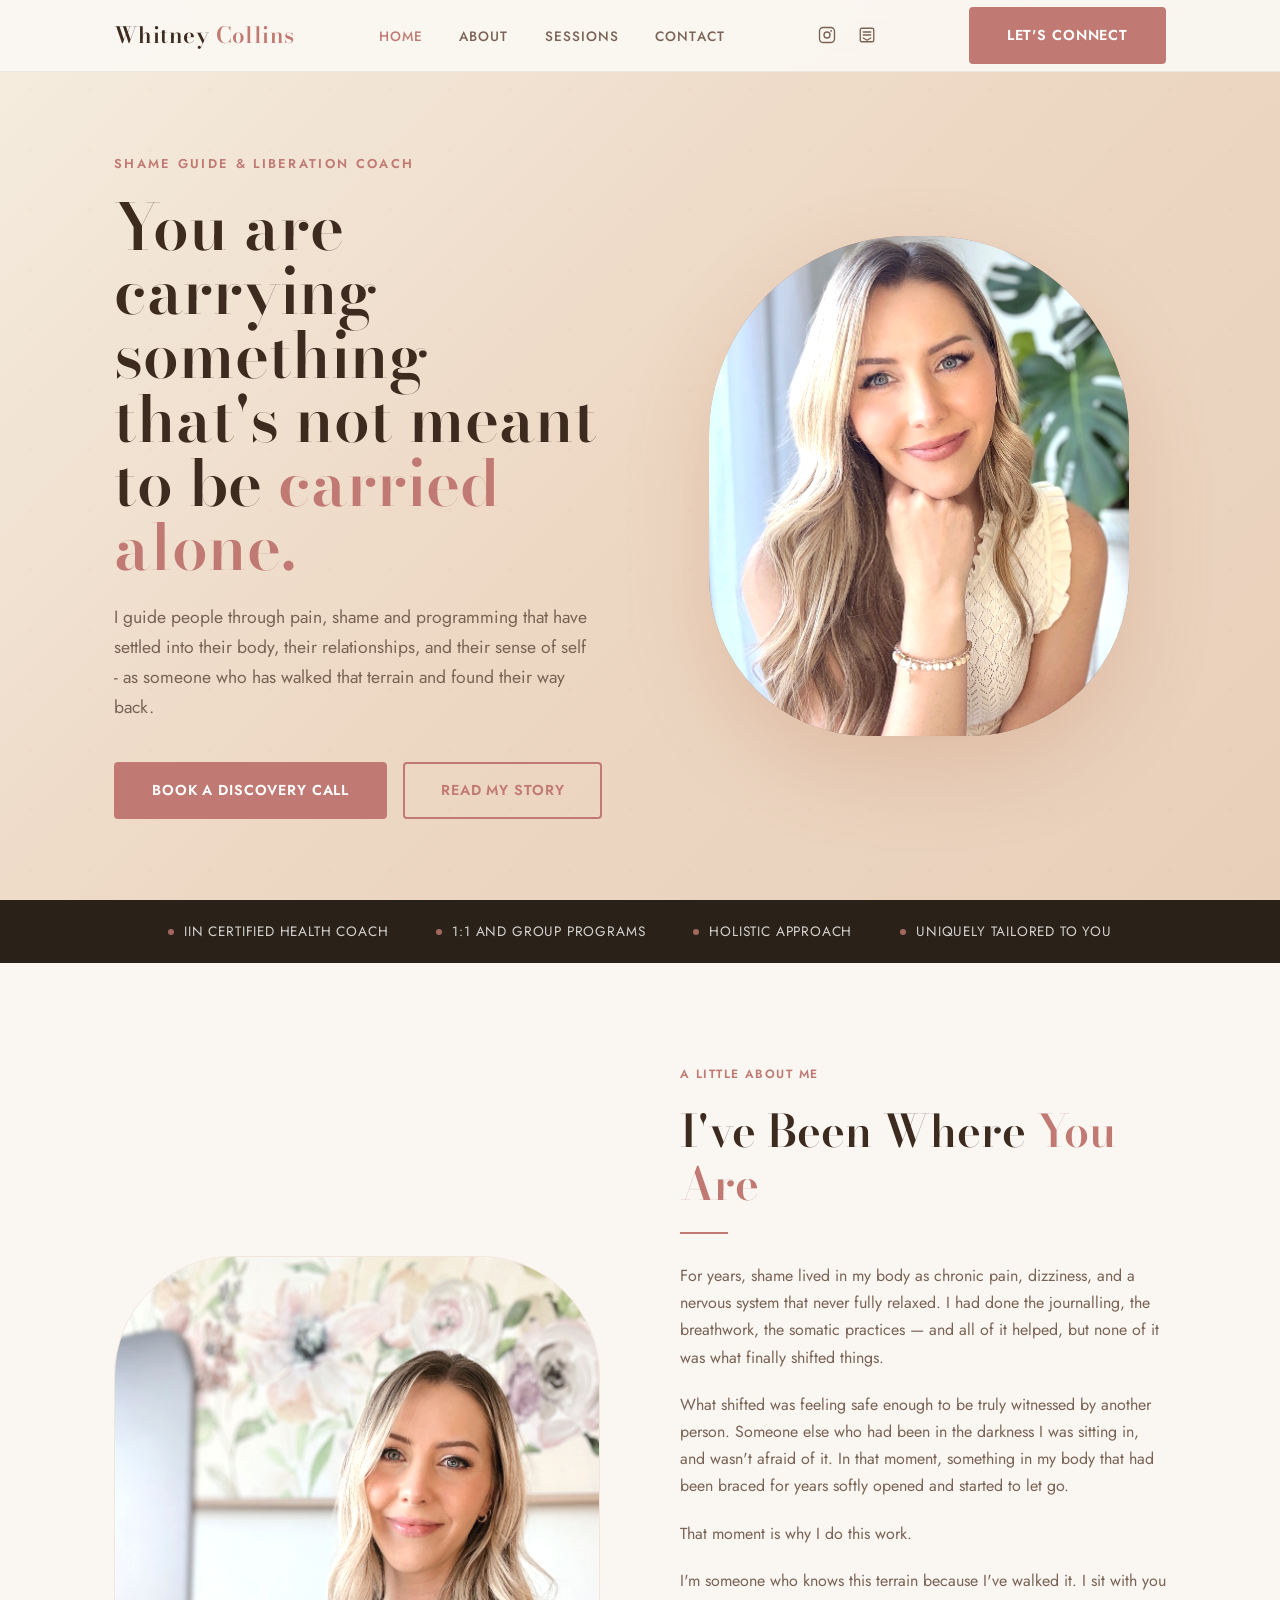
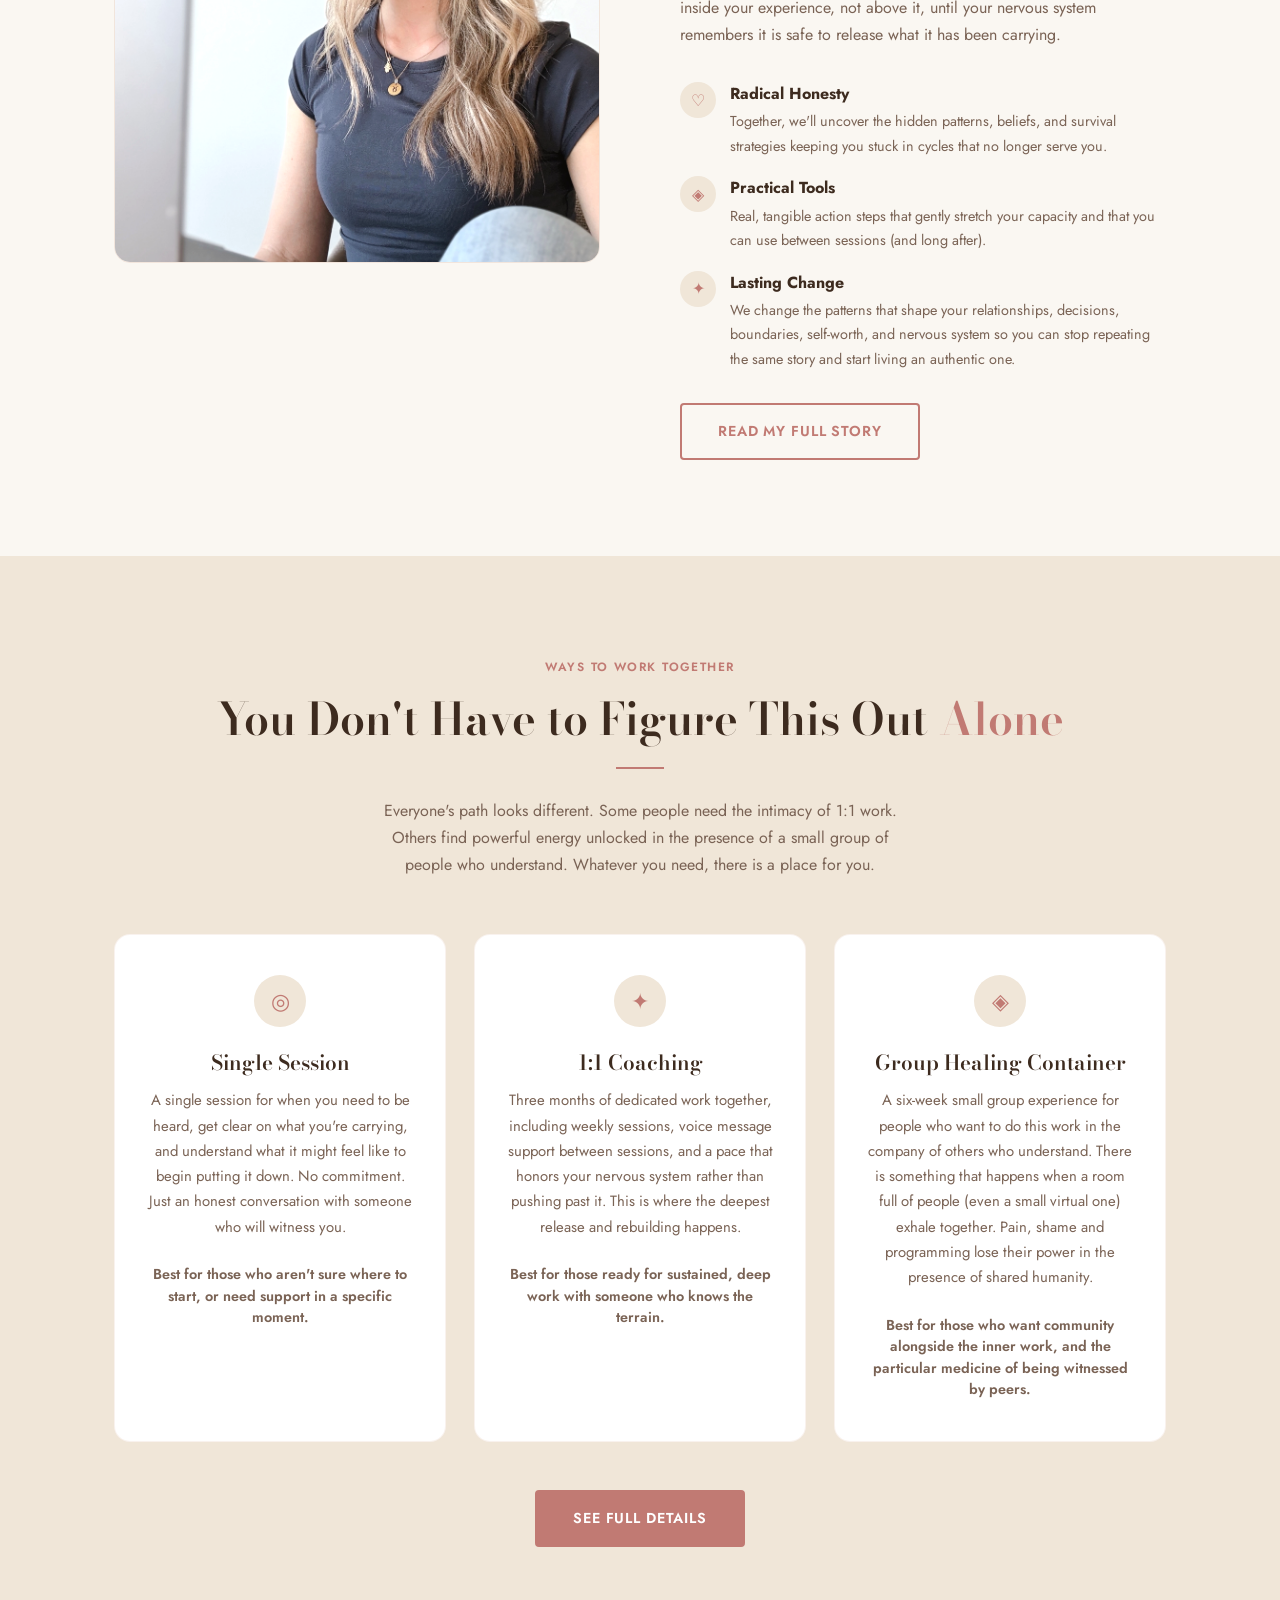
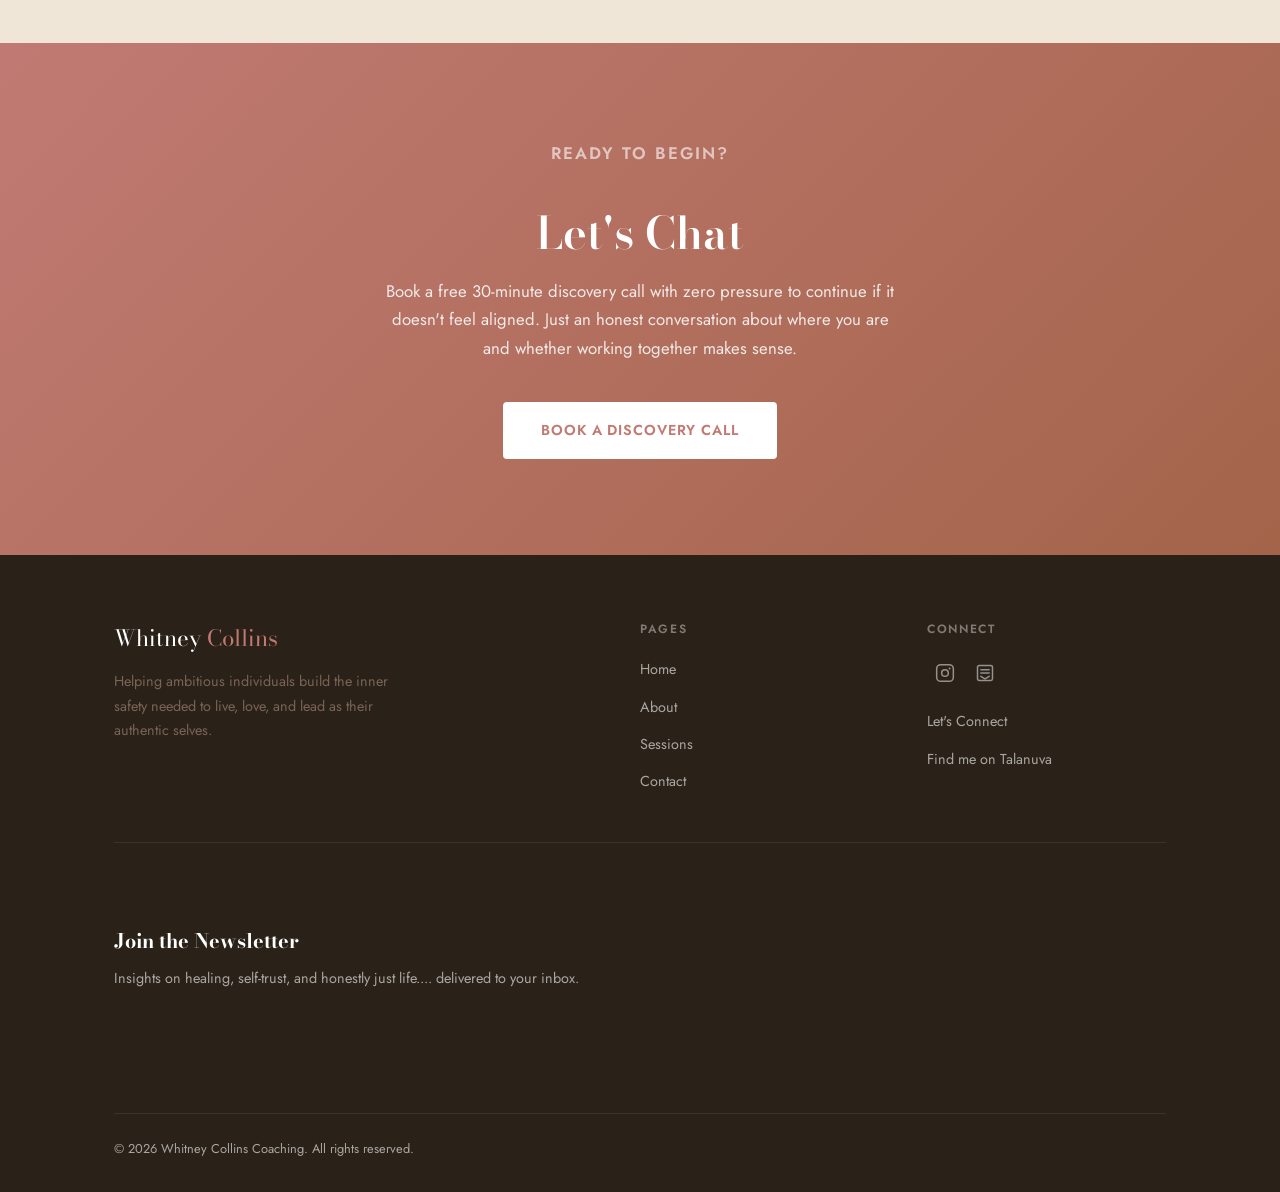
<file: index.html>
<!DOCTYPE html>
<html lang="en">
<head>
  <meta charset="UTF-8" />
  <meta name="viewport" content="width=device-width, initial-scale=1.0" />
  <title>Whitney Collins | Self-Trust, Purpose, and Personal Liberation</title>
  <link rel="preconnect" href="https://fonts.googleapis.com" />
  <link rel="preconnect" href="https://fonts.gstatic.com" crossorigin />
  <link href="https://fonts.googleapis.com/css2?family=Bodoni+Moda:ital,opsz,wght@0,6..96,400;0,6..96,600;1,6..96,400;1,6..96,600&family=Jost:wght@300;400;500;600&display=swap" rel="stylesheet" />
  <link rel="icon" type="image/svg+xml" href="favicon.svg" />
  <link rel="stylesheet" href="style.css" />
</head>
<body>


  <!-- NAV -->
  <nav class="nav">
    <div class="nav__inner">
      <a href="index.html" class="nav__logo">Whitney <span>Collins</span></a>
      <ul class="nav__links" id="navLinks">
        <li><a href="index.html" class="active">Home</a></li>
        <li><a href="about.html">About</a></li>
        <li><a href="services.html">Sessions</a></li>
        <li><a href="contact.html">Contact</a></li>
      </ul>
      <div class="nav__social">
        <a href="https://instagram.com/whitneycollins" class="social-icon" aria-label="Instagram"><svg xmlns="http://www.w3.org/2000/svg" width="18" height="18" viewBox="0 0 24 24" fill="none" stroke="currentColor" stroke-width="1.8" stroke-linecap="round" stroke-linejoin="round"><rect x="2" y="2" width="20" height="20" rx="5"/><circle cx="12" cy="12" r="4"/><circle cx="17.5" cy="6.5" r="1.2" fill="currentColor" stroke="none"/></svg></a>
        
        <a href="https://substack.com/@imwhitneycollins" class="social-icon" aria-label="Substack" target="_blank" rel="noopener"><svg xmlns="http://www.w3.org/2000/svg" width="18" height="18" viewBox="0 0 24 24" fill="none" stroke="currentColor" stroke-width="1.8" stroke-linecap="round" stroke-linejoin="round"><rect x="3" y="3" width="18" height="18" rx="2"/><path d="M7 8h10M7 12h10M7 16l5 3 5-3"/></svg></a>
        
      </div>
      <div class="nav__cta">
        <a href="contact.html" class="btn btn--primary">Let's Connect</a>
      </div>
      <button class="nav__toggle" id="navToggle" aria-label="Toggle menu">
        <span></span><span></span><span></span>
      </button>
    </div>
  </nav>

  <!-- HERO -->
  <section class="hero">
    <div class="container">
      <div class="hero__inner">
        <div class="hero__content">
          <p class="hero__eyebrow">Shame Guide &amp; Liberation Coach</p>
          <h1 class="hero__title">
            You are carrying something that's not meant to be <span style="color:var(--terra)">carried alone.</span>
          </h1>
          <p class="hero__subtitle">
            I guide people through pain, shame and programming that have settled into their body, their relationships, and their sense of self - as someone who has walked that terrain and found their way back.
          </p>
          <div class="hero__actions">
            <a href="contact.html" class="btn btn--primary">Book a Discovery Call</a>
            <a href="about.html" class="btn btn--outline">Read My Story</a>
          </div>
        </div>
        <div class="hero__image-wrap">
          <div class="hero__image-bg">
            <img src="whitney-hero.jpg" alt="Whitney Collins" style="width:100%;height:100%;object-fit:cover;object-position:center top;filter:brightness(1.08);transform:scale(1.18) translateX(7.5%) translateY(-3%);" />
          </div>
        </div>
      </div>
    </div>
  </section>

  <!-- INTRO STRIP -->
  <div class="intro-strip">
    <div class="container">
      <div class="intro-strip__inner">
        <div class="intro-strip__item"><div class="intro-strip__dot"></div> IIN Certified Health Coach</div>
        <div class="intro-strip__item"><div class="intro-strip__dot"></div> 1:1 and Group Programs</div>
        <div class="intro-strip__item"><div class="intro-strip__dot"></div> Holistic Approach</div>
        <div class="intro-strip__item"><div class="intro-strip__dot"></div> Uniquely Tailored to You</div>
      </div>
    </div>
  </div>

  <!-- ABOUT PREVIEW -->
  <section class="section about-preview">
    <div class="container">
      <div class="about-preview__inner">
        <div class="about-preview__image">
          <img src="whitney-about-home.jpg" alt="Whitney Collins" />
        </div>
        <div class="about-preview__content">
          <p class="tag">A Little About Me</p>
          <h2>I've Been Where <span style="color:var(--terra)">You Are</span></h2>
          <div class="divider"></div>
          <p>For years, shame lived in my body as chronic pain, dizziness, and a nervous system that never fully relaxed. I had done the journalling, the breathwork, the somatic practices &mdash; and all of it helped, but none of it was what finally shifted things.</p>
          <p>What shifted was feeling safe enough to be truly witnessed by another person. Someone else who had been in the darkness I was sitting in, and wasn't afraid of it. In that moment, something in my body that had been braced for years softly opened and started to let go.</p>
          <p>That moment is why I do this work.</p>
          <p>I'm someone who knows this terrain because I've walked it. I sit with you inside your experience, not above it, until your nervous system remembers it is safe to release what it has been carrying.</p>
          <div class="values">
            <div class="values__item">
              <div class="values__icon">♡</div>
              <div class="values__text">
                <strong>Radical Honesty</strong>
                <p>Together, we'll uncover the hidden patterns, beliefs, and survival strategies keeping you stuck in cycles that no longer serve you.</p>
              </div>
            </div>
            <div class="values__item">
              <div class="values__icon">◈</div>
              <div class="values__text">
                <strong>Practical Tools</strong>
                <p>Real, tangible action steps that gently stretch your capacity and that you can use between sessions (and long after).</p>
              </div>
            </div>
            <div class="values__item">
              <div class="values__icon">✦</div>
              <div class="values__text">
                <strong>Lasting Change</strong>
                <p>We change the patterns that shape your relationships, decisions, boundaries, self-worth, and nervous system so you can stop repeating the same story and start living an authentic one.</p>
              </div>
            </div>
          </div>
          <a href="about.html" class="btn btn--outline">Read My Full Story</a>
        </div>
      </div>
    </div>
  </section>

  <!-- SERVICES PREVIEW -->
  <section class="section section--alt">
    <div class="container text-center">
      <p class="tag">Ways to Work Together</p>
      <h2>You Don't Have to Figure This Out <span style="color:var(--terra)">Alone</span></h2>
      <div class="divider divider--center"></div>
      <p style="max-width:520px;margin:0 auto;">Everyone's path looks different. Some people need the intimacy of 1:1 work. Others find powerful energy unlocked in the presence of a small group of people who understand. Whatever you need, there is a place for you.</p>
      <div class="services-grid">
        <div class="service-card">
          <div class="service-card__icon">◎</div>
          <h3>Single Session</h3>
          <p>A single session for when you need to be heard, get clear on what you're carrying, and understand what it might feel like to begin putting it down. No commitment. Just an honest conversation with someone who will witness you.</p>
          <div class="service-card__price"><span>Best for those who aren't sure where to start, or need support in a specific moment.</span></div>
        </div>
        <div class="service-card">
          <div class="service-card__icon">✦</div>
          <h3>1:1 Coaching</h3>
          <p>Three months of dedicated work together, including weekly sessions, voice message support between sessions, and a pace that honors your nervous system rather than pushing past it. This is where the deepest release and rebuilding happens.</p>
          <div class="service-card__price"><span>Best for those ready for sustained, deep work with someone who knows the terrain.</span></div>
        </div>
        <div class="service-card">
          <div class="service-card__icon">◈</div>
          <h3>Group Healing Container</h3>
          <p>A six-week small group experience for people who want to do this work in the company of others who understand. There is something that happens when a room full of people (even a small virtual one) exhale together. Pain, shame and programming lose their power in the presence of shared humanity.</p>
          <div class="service-card__price"><span>Best for those who want community alongside the inner work, and the particular medicine of being witnessed by peers.</span></div>
        </div>
      </div>
      <div style="margin-top:48px;">
        <a href="services.html" class="btn btn--primary">See Full Details</a>
      </div>
    </div>
  </section>

  <!-- TESTIMONIALS -->
  <section class="section" style="display:none;">
    <div class="container">
      <div class="text-center">
        <p class="tag">Client Love</p>
        <h2>Real People, <span style="color:var(--terra)">Real Shifts</span></h2>
        <div class="divider divider--center"></div>
      </div>
      <div class="testimonials-grid">
        <div class="testimonial-card">
          <p class="testimonial-card__quote">Working with Whitney was the most valuable investment I've ever made in myself. In three months I went from paralyzed by indecision to launching the business I'd been dreaming about for years.</p>
          <div class="testimonial-card__author">
            <div class="testimonial-card__avatar">S</div>
            <div class="testimonial-card__name">
              <strong>Sarah M.</strong>
              <span>Entrepreneur, 1:1 Coaching Client</span>
            </div>
          </div>
        </div>
        <div class="testimonial-card">
          <p class="testimonial-card__quote">I came in thinking I needed a career change. Whitney helped me realize I needed a life change, and she walked me through it step by step. Forever grateful.</p>
          <div class="testimonial-card__author">
            <div class="testimonial-card__avatar">J</div>
            <div class="testimonial-card__name">
              <strong>Jordan T.</strong>
              <span>Marketing Director, Group Program</span>
            </div>
          </div>
        </div>
        <div class="testimonial-card">
          <p class="testimonial-card__quote">I've done therapy, read all the books, listened to the podcasts. Nothing clicked until I worked with Whitney. She asks the questions that cut right to the heart of things.</p>
          <div class="testimonial-card__author">
            <div class="testimonial-card__avatar">A</div>
            <div class="testimonial-card__name">
              <strong>Alana R.</strong>
              <span>Teacher &amp; Mom, Discovery Session</span>
            </div>
          </div>
        </div>
        <div class="testimonial-card">
          <p class="testimonial-card__quote">Twelve weeks felt like a year's worth of growth. I have a completely different relationship with myself now, more patient, more trusting, more excited about what's possible.</p>
          <div class="testimonial-card__author">
            <div class="testimonial-card__avatar">M</div>
            <div class="testimonial-card__name">
              <strong>Maya L.</strong>
              <span>Nurse &amp; Artist, 1:1 Coaching Client</span>
            </div>
          </div>
        </div>
      </div>
    </div>
  </section>

  <!-- CTA BANNER -->
  <section class="cta-banner">
    <div class="container">
      <p class="tag" style="color:rgba(255,255,255,.6);">Ready to Begin?</p>
      <h2>Let's Chat</h2>
      <p>Book a free 30-minute discovery call with zero pressure to continue if it doesn't feel aligned. Just an honest conversation about where you are and whether working together makes sense.</p>
      <a href="contact.html" class="btn btn--light">Book a Discovery Call</a>
    </div>
  </section>

  <!-- FOOTER -->
  <footer class="footer">
    <div class="container">
      <div class="footer__inner">
        <div>
          <div class="footer__brand-name">Whitney <span>Collins</span></div>
          <p class="footer__tagline">Helping ambitious individuals build the inner safety needed to live, love, and lead as their authentic selves.</p>
        </div>
        <div>
          <p class="footer__col-title">Pages</p>
          <ul class="footer__links">
            <li><a href="index.html">Home</a></li>
            <li><a href="about.html">About</a></li>
            <li><a href="services.html">Sessions</a></li>
            <li><a href="contact.html">Contact</a></li>
          </ul>
        </div>
        <div>
          <p class="footer__col-title">Connect</p>
          <div class="footer__social">
            <a href="https://instagram.com/whitneycollins" class="social-icon" aria-label="Instagram"><svg xmlns="http://www.w3.org/2000/svg" width="20" height="20" viewBox="0 0 24 24" fill="none" stroke="currentColor" stroke-width="1.8" stroke-linecap="round" stroke-linejoin="round"><rect x="2" y="2" width="20" height="20" rx="5"/><circle cx="12" cy="12" r="4"/><circle cx="17.5" cy="6.5" r="1.2" fill="currentColor" stroke="none"/></svg></a>
            
            <a href="https://substack.com/@imwhitneycollins" class="social-icon" aria-label="Substack" target="_blank" rel="noopener"><svg xmlns="http://www.w3.org/2000/svg" width="20" height="20" viewBox="0 0 24 24" fill="none" stroke="currentColor" stroke-width="1.8" stroke-linecap="round" stroke-linejoin="round"><rect x="3" y="3" width="18" height="18" rx="2"/><path d="M7 8h10M7 12h10M7 16l5 3 5-3"/></svg></a>
            
          </div>
          <ul class="footer__links">
            <li><a href="contact.html">Let's Connect</a></li>
            <li><a href="https://Talanuva.com" target="_blank" rel="noopener">Find me on Talanuva</a></li>
          </ul>
        </div>
      </div>
      <div class="footer__newsletter">
        <div class="footer__newsletter-copy">
          <strong>Join the Newsletter</strong>
          <span>Insights on healing, self-trust, and honestly just life.... delivered to your inbox.</span>
        </div>
        <iframe src="https://whitneyycollins.substack.com/embed" width="480" height="150" style="border:none;background:transparent;max-width:100%;" frameborder="0" scrolling="no"></iframe>
      </div>
      <div class="footer__bottom">
        <span>© 2026 Whitney Collins Coaching. All rights reserved.</span>
        
      </div>
    </div>
  </footer>

  <script>
    const toggle = document.getElementById('navToggle');
    const links  = document.getElementById('navLinks');
    toggle.addEventListener('click', () => links.classList.toggle('open'));
  </script>
</body>
</html>
</file>
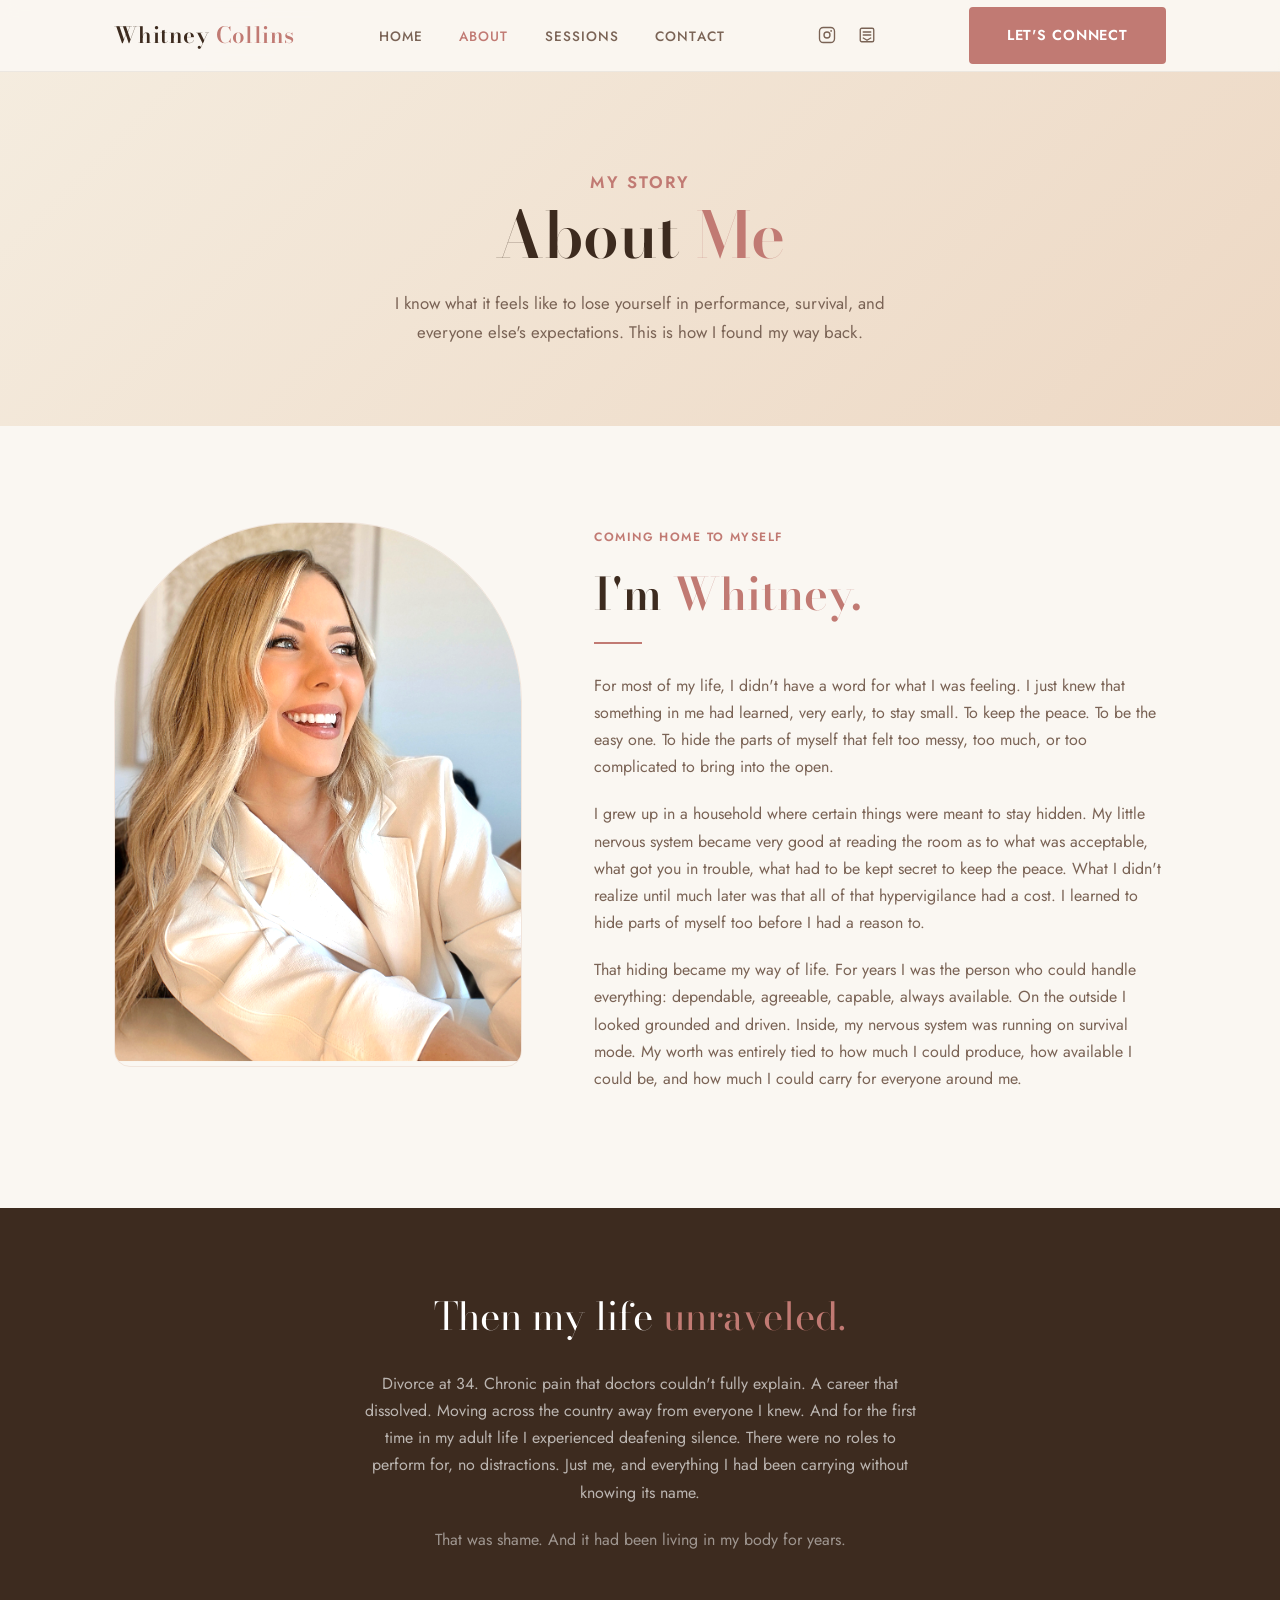
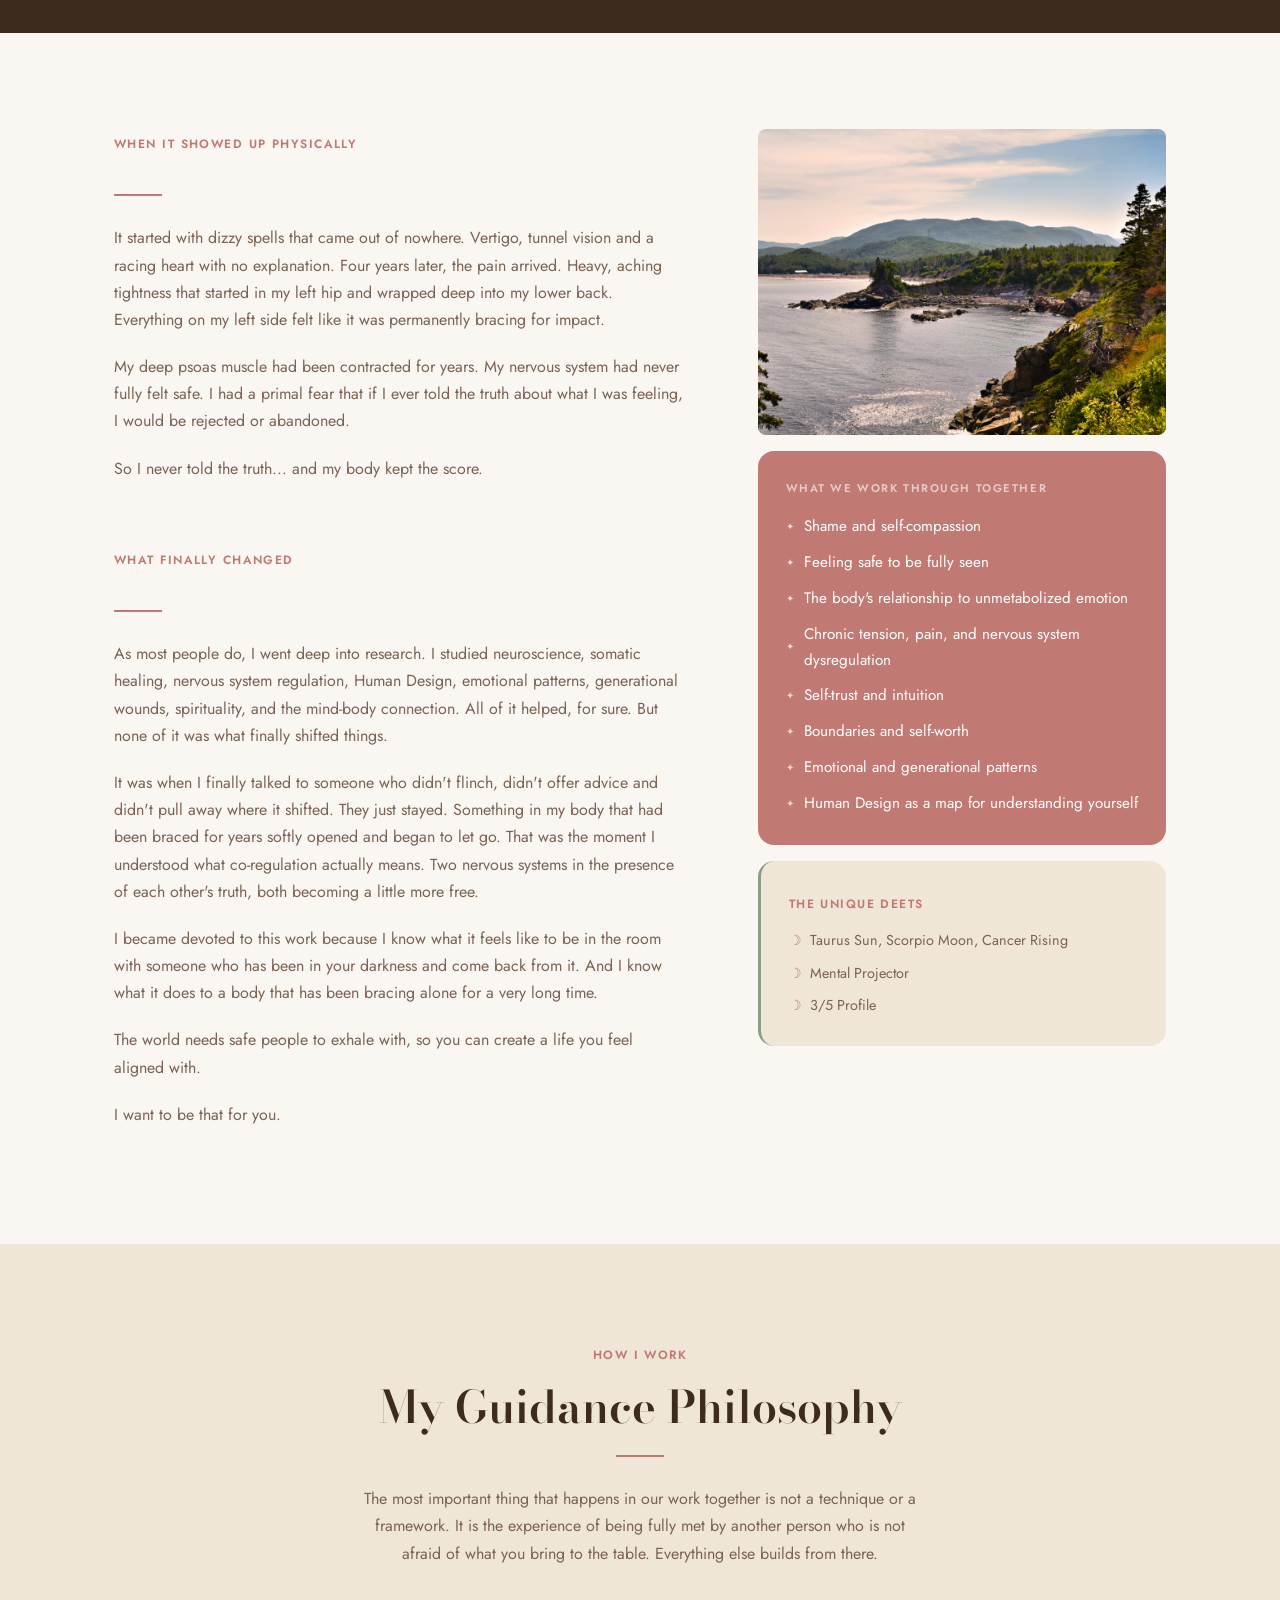
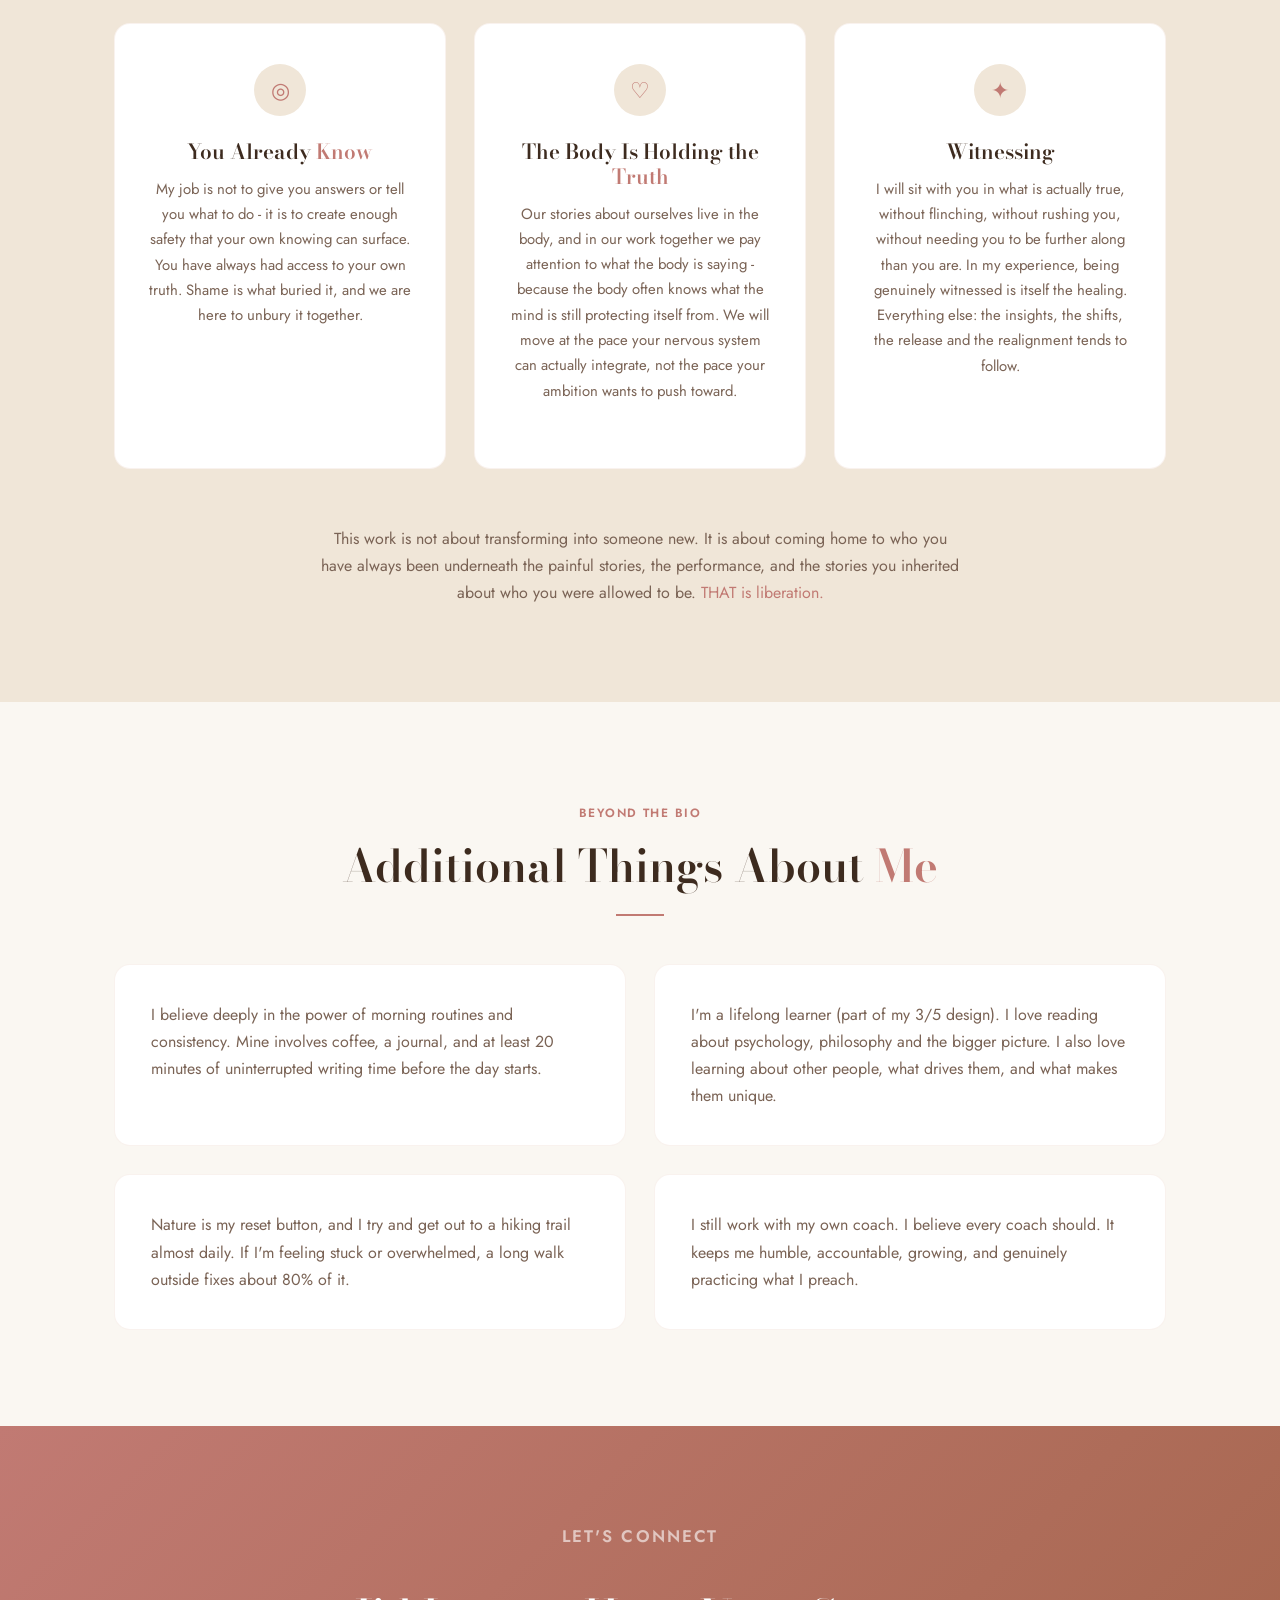
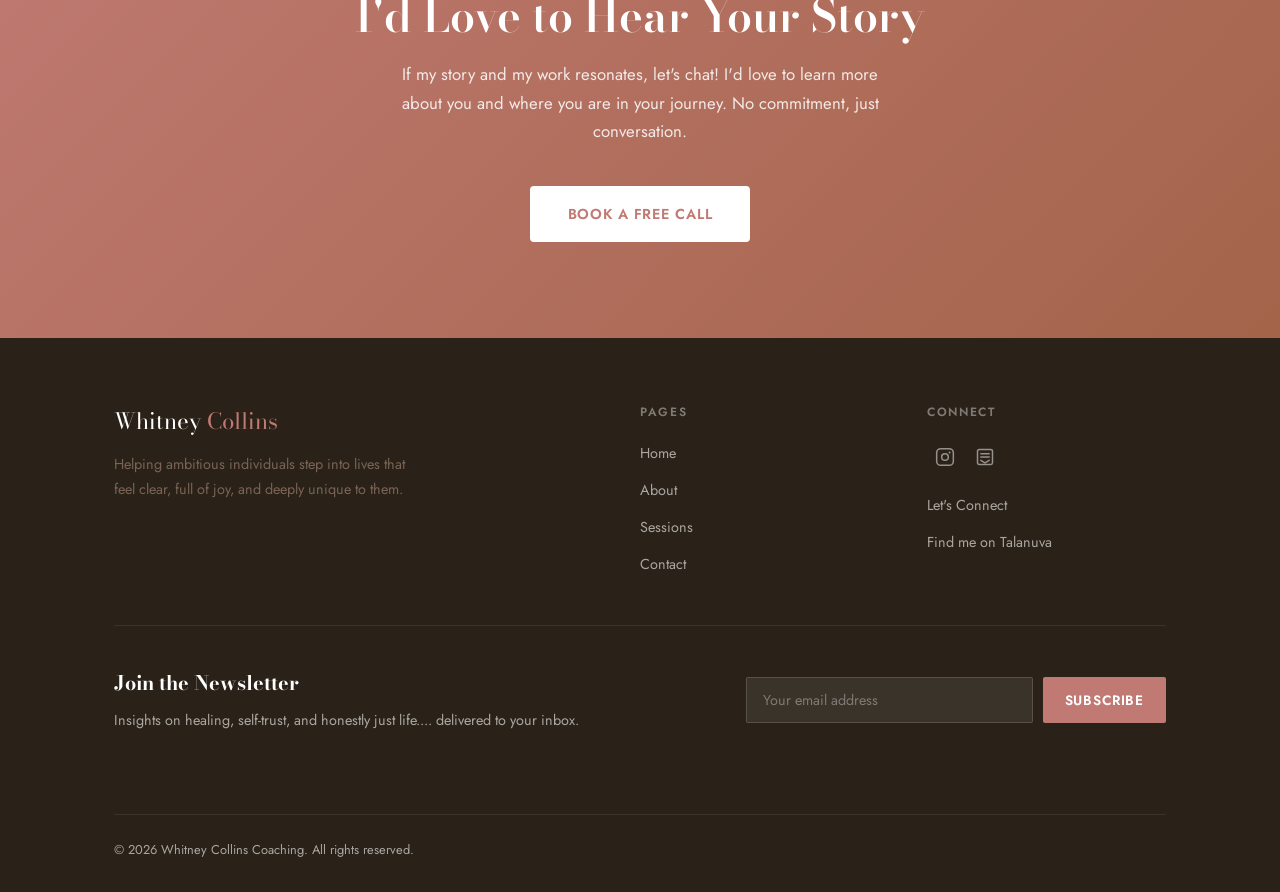
<file: about.html>
<!DOCTYPE html>
<html lang="en">
<head>
  <meta charset="UTF-8" />
  <meta name="viewport" content="width=device-width, initial-scale=1.0" />
  <title>About | Whitney Collins</title>
  <link rel="preconnect" href="https://fonts.googleapis.com" />
  <link rel="preconnect" href="https://fonts.gstatic.com" crossorigin />
  <link href="https://fonts.googleapis.com/css2?family=Bodoni+Moda:ital,opsz,wght@0,6..96,400;0,6..96,600;1,6..96,400;1,6..96,600&family=Jost:wght@300;400;500;600&display=swap" rel="stylesheet" />
  <link rel="icon" type="image/svg+xml" href="favicon.svg" />
  <link rel="stylesheet" href="style.css" />
</head>
<body>


  <!-- NAV -->
  <nav class="nav">
    <div class="nav__inner">
      <a href="index.html" class="nav__logo">Whitney <span>Collins</span></a>
      <ul class="nav__links" id="navLinks">
        <li><a href="index.html">Home</a></li>
        <li><a href="about.html" class="active">About</a></li>
        <li><a href="services.html">Sessions</a></li>
        <li><a href="contact.html">Contact</a></li>
      </ul>
      <div class="nav__social">
        <a href="https://instagram.com/whitneycollins" class="social-icon" aria-label="Instagram"><svg xmlns="http://www.w3.org/2000/svg" width="18" height="18" viewBox="0 0 24 24" fill="none" stroke="currentColor" stroke-width="1.8" stroke-linecap="round" stroke-linejoin="round"><rect x="2" y="2" width="20" height="20" rx="5"/><circle cx="12" cy="12" r="4"/><circle cx="17.5" cy="6.5" r="1.2" fill="currentColor" stroke="none"/></svg></a>
        
        <a href="https://substack.com/@imwhitneycollins" class="social-icon" aria-label="Substack" target="_blank" rel="noopener"><svg xmlns="http://www.w3.org/2000/svg" width="18" height="18" viewBox="0 0 24 24" fill="none" stroke="currentColor" stroke-width="1.8" stroke-linecap="round" stroke-linejoin="round"><rect x="3" y="3" width="18" height="18" rx="2"/><path d="M7 8h10M7 12h10M7 16l5 3 5-3"/></svg></a>
        
      </div>
      <div class="nav__cta">
        <a href="contact.html" class="btn btn--primary">Let's Connect</a>
      </div>
      <button class="nav__toggle" id="navToggle" aria-label="Toggle menu">
        <span></span><span></span><span></span>
      </button>
    </div>
  </nav>

  <!-- PAGE HERO -->
  <div class="page-hero">
    <div class="container">
      <p class="tag">My Story</p>
      <h1>About <span style="color:var(--terra)">Me</span></h1>
      <p>I know what it feels like to lose yourself in performance, survival, and everyone else's expectations. This is how I found my way back.</p>
    </div>
  </div>

  <!-- ACT 1: The Achiever -->
  <section class="section">
    <div class="container">
      <div class="about-act1">
        <div class="about-photo">
          <img src="whitney-desk-shot.jpg" alt="Whitney Collins" />
        </div>
        <div class="about-text">
          <p class="tag">Coming Home to Myself</p>
          <h2>I'm <span style="color:var(--terra)">Whitney.</span></h2>
          <div class="divider"></div>
          <p>For most of my life, I didn't have a word for what I was feeling. I just knew that something in me had learned, very early, to stay small. To keep the peace. To be the easy one. To hide the parts of myself that felt too messy, too much, or too complicated to bring into the open.</p>
          <p>I grew up in a household where certain things were meant to stay hidden. My little nervous system became very good at reading the room as to what was acceptable, what got you in trouble, what had to be kept secret to keep the peace. What I didn't realize until much later was that all of that hypervigilance had a cost. I learned to hide parts of myself too before I had a reason to.</p>
          <p>That hiding became my way of life. For years I was the person who could handle everything: dependable, agreeable, capable, always available. On the outside I looked grounded and driven. Inside, my nervous system was running on survival mode. My worth was entirely tied to how much I could produce, how available I could be, and how much I could carry for everyone around me.</p>
        </div>
      </div>
    </div>
  </section>

  <!-- PULL QUOTE: The Turning Point -->
  <!-- PHOTO SWAP: this dark strip can have a subtle background image — a misty trail, nature texture, or moody landscape. Add: style="background-image:url('YOUR-IMAGE.jpg');background-size:cover;background-position:center;" to the div below -->
  <div class="about-pull-quote">
    <div class="about-pull-quote__inner">
      <blockquote>Then my life <span style="color:var(--terra)">unraveled.</span></blockquote>
      <p style="color:rgba(255,255,255,.65);max-width:560px;margin:0 auto;">Divorce at 34. Chronic pain that doctors couldn't fully explain. A career that dissolved. Moving across the country away from everyone I knew. And for the first time in my adult life I experienced deafening silence. There were no roles to perform for, no distractions. Just me, and everything I had been carrying without knowing its name.</p>
      <p style="color:rgba(255,255,255,.5);margin-top:20px;">That was shame. And it had been living in my body for years.</p>
    </div>
  </div>

  <!-- ACT 3: The Healing -->
  <section class="section">
    <div class="container">
      <div class="about-act3">
        <div class="about-text">
          <p class="tag">When It Showed Up Physically</p>
          <div class="divider"></div>
          <p>It started with dizzy spells that came out of nowhere. Vertigo, tunnel vision and a racing heart with no explanation. Four years later, the pain arrived. Heavy, aching tightness that started in my left hip and wrapped deep into my lower back. Everything on my left side felt like it was permanently bracing for impact.</p>
          <p>My deep psoas muscle had been contracted for years. My nervous system had never fully felt safe. I had a primal fear that if I ever told the truth about what I was feeling, I would be rejected or abandoned.</p>
          <p>So I never told the truth... and my body kept the score.</p>
          <p class="tag" style="margin-top:48px;">What Finally Changed</p>
          <div class="divider"></div>
          <p>As most people do, I went deep into research. I studied neuroscience, somatic healing, nervous system regulation, Human Design, emotional patterns, generational wounds, spirituality, and the mind-body connection. All of it helped, for sure. But none of it was what finally shifted things.</p>
          <p>It was when I finally talked to someone who didn't flinch, didn't offer advice and didn't pull away where it shifted. They just stayed. Something in my body that had been braced for years softly opened and began to let go. That was the moment I understood what co-regulation actually means. Two nervous systems in the presence of each other's truth, both becoming a little more free.</p>
          <p>I became devoted to this work because I know what it feels like to be in the room with someone who has been in your darkness and come back from it. And I know what it does to a body that has been bracing alone for a very long time.</p>
          <p>The world needs safe people to exhale with, so you can create a life you feel aligned with.</p>
          <p>I want to be that for you.</p>
        </div>
        <div class="about-act3__aside">
          <!-- PHOTO SWAP: a close-up detail shot — hands on a journal, tea, open book, or something grounding. Replace below. -->
          <!-- <img src="YOUR-DETAIL-PHOTO.jpg" alt="" style="width:100%;margin-bottom:24px;border-radius:2px;" /> -->
          <img src="detail-flatlay.png" alt="" style="width:100%;aspect-ratio:4/3;object-fit:cover;object-position:center;border-radius:8px;" />

          <div class="about-themes">
            <p class="about-themes__label">What We Work Through Together</p>
            <ul class="about-themes__list">
              <li>Shame and self-compassion</li>
              <li>Feeling safe to be fully seen</li>
              <li>The body's relationship to unmetabolized emotion</li>
              <li>Chronic tension, pain, and nervous system dysregulation</li>
              <li>Self-trust and intuition</li>
              <li>Boundaries and self-worth</li>
              <li>Emotional and generational patterns</li>
              <li>Human Design as a map for understanding yourself</li>
            </ul>
          </div>
          <div class="about-aside-card" style="background:var(--warm-light);border-left-color:var(--sage);">
            <div class="tag" style="margin-bottom:14px;">The Unique Deets</div>
            <ul style="list-style:none;display:flex;flex-direction:column;gap:8px;">
              <li style="font-size:.9rem;color:var(--text-light);display:flex;gap:8px;align-items:baseline;"><span style="color:var(--terra);flex-shrink:0;">☽</span> Taurus Sun, Scorpio Moon, Cancer Rising</li>
              <li style="font-size:.9rem;color:var(--text-light);display:flex;gap:8px;align-items:baseline;"><span style="color:var(--terra);flex-shrink:0;">☽</span> Mental Projector</li>
              <li style="font-size:.9rem;color:var(--text-light);display:flex;gap:8px;align-items:baseline;"><span style="color:var(--terra);flex-shrink:0;">☽</span> 3/5 Profile</li>
            </ul>
          </div>
        </div>
      </div>
    </div>
  </section>


  <!-- VALUES -->
  <section class="section section--alt">
    <div class="container text-center">
      <p class="tag">How I Work</p>
      <h2>My Guidance Philosophy</h2>
      <div class="divider divider--center"></div>
      <p style="max-width:560px;margin:0 auto 56px;">The most important thing that happens in our work together is not a technique or a framework. It is the experience of being fully met by another person who is not afraid of what you bring to the table. Everything else builds from there.</p>
      <div class="services-grid">
        <div class="service-card">
          <div class="service-card__icon">◎</div>
          <h3>You Already <span style="color:var(--terra)">Know</span></h3>
          <p>My job is not to give you answers or tell you what to do - it is to create enough safety that your own knowing can surface. You have always had access to your own truth. Shame is what buried it, and we are here to unbury it together.</p>
        </div>
        <div class="service-card">
          <div class="service-card__icon">♡</div>
          <h3>The Body Is Holding the <span style="color:var(--terra)">Truth</span></h3>
          <p>Our stories about ourselves live in the body, and in our work together we pay attention to what the body is saying - because the body often knows what the mind is still protecting itself from. We will move at the pace your nervous system can actually integrate, not the pace your ambition wants to push toward.</p>
        </div>
        <div class="service-card">
          <div class="service-card__icon">✦</div>
          <h3>Witnessing</h3>
          <p>I will sit with you in what is actually true, without flinching, without rushing you, without needing you to be further along than you are. In my experience, being genuinely witnessed is itself the healing. Everything else: the insights, the shifts, the release and the realignment tends to follow.</p>
        </div>
      </div>
      <p style="max-width:640px;margin:56px auto 0;">This work is not about transforming into someone new. It is about coming home to who you have always been underneath the painful stories, the performance, and the stories you inherited about who you were allowed to be. <span style="color:var(--terra)">THAT is liberation.</span></p>
    </div>
  </section>

  <!-- FUN FACTS -->
  <section class="section">
    <div class="container">
      <div style="max-width:720px;margin:0 auto;text-align:center;">
        <p class="tag">Beyond the Bio</p>
        <h2>Additional Things About <span style="color:var(--terra)">Me</span></h2>
        <div class="divider divider--center"></div>
      </div>
      <div class="testimonials-grid" style="margin-top:48px;">
        <div class="testimonial-card">
          <p style="font-family:var(--font-body);font-size:1rem;color:var(--text-light);">I believe deeply in the power of morning routines and consistency. Mine involves coffee, a journal, and at least 20 minutes of uninterrupted writing time before the day starts.</p>
        </div>
        <div class="testimonial-card">
          <p style="font-family:var(--font-body);font-size:1rem;color:var(--text-light);">I'm a lifelong learner (part of my 3/5 design). I love reading about psychology, philosophy and the bigger picture. I also love learning about other people, what drives them, and what makes them unique.</p>
        </div>
        <div class="testimonial-card">
          <p style="font-family:var(--font-body);font-size:1rem;color:var(--text-light);">Nature is my reset button, and I try and get out to a hiking trail almost daily. If I'm feeling stuck or overwhelmed, a long walk outside fixes about 80% of it.</p>
        </div>
        <div class="testimonial-card">
          <p style="font-family:var(--font-body);font-size:1rem;color:var(--text-light);">I still work with my own coach. I believe every coach should. It keeps me humble, accountable, growing, and genuinely practicing what I preach.</p>
        </div>
      </div>
    </div>
  </section>

  <!-- CTA -->
  <section class="cta-banner">
    <div class="container">
      <p class="tag" style="color:rgba(255,255,255,.6);">Let's Connect</p>
      <h2>I'd Love to Hear Your Story</h2>
      <p>If my story and my work resonates, let's chat! I'd love to learn more about you and where you are in your journey. No commitment, just conversation.</p>
      <a href="contact.html" class="btn btn--light">Book a Free Call</a>
    </div>
  </section>

  <!-- FOOTER -->
  <footer class="footer">
    <div class="container">
      <div class="footer__inner">
        <div>
          <div class="footer__brand-name">Whitney <span>Collins</span></div>
          <p class="footer__tagline">Helping ambitious individuals step into lives that feel clear, full of joy, and deeply unique to them.</p>
        </div>
        <div>
          <p class="footer__col-title">Pages</p>
          <ul class="footer__links">
            <li><a href="index.html">Home</a></li>
            <li><a href="about.html">About</a></li>
            <li><a href="services.html">Sessions</a></li>
            <li><a href="contact.html">Contact</a></li>
          </ul>
        </div>
        <div>
          <p class="footer__col-title">Connect</p>
          <div class="footer__social">
            <a href="https://instagram.com/whitneycollins" class="social-icon" aria-label="Instagram"><svg xmlns="http://www.w3.org/2000/svg" width="20" height="20" viewBox="0 0 24 24" fill="none" stroke="currentColor" stroke-width="1.8" stroke-linecap="round" stroke-linejoin="round"><rect x="2" y="2" width="20" height="20" rx="5"/><circle cx="12" cy="12" r="4"/><circle cx="17.5" cy="6.5" r="1.2" fill="currentColor" stroke="none"/></svg></a>
            
            <a href="https://substack.com/@imwhitneycollins" class="social-icon" aria-label="Substack" target="_blank" rel="noopener"><svg xmlns="http://www.w3.org/2000/svg" width="20" height="20" viewBox="0 0 24 24" fill="none" stroke="currentColor" stroke-width="1.8" stroke-linecap="round" stroke-linejoin="round"><rect x="3" y="3" width="18" height="18" rx="2"/><path d="M7 8h10M7 12h10M7 16l5 3 5-3"/></svg></a>
            
          </div>
          <ul class="footer__links">
            <li><a href="contact.html">Let's Connect</a></li>
            <li><a href="https://Talanuva.com" target="_blank" rel="noopener">Find me on Talanuva</a></li>
          </ul>
        </div>
      </div>
      <div class="footer__newsletter">
        <div class="footer__newsletter-copy">
          <strong>Join the Newsletter</strong>
          <span>Insights on healing, self-trust, and honestly just life.... delivered to your inbox.</span>
        </div>
        <form class="footer__newsletter-form">
          <input type="email" placeholder="Your email address" />
          <button type="submit">Subscribe</button>
        </form>
      </div>
      <div class="footer__bottom">
        <span>© 2026 Whitney Collins Coaching. All rights reserved.</span>
        
      </div>
    </div>
  </footer>

  <script>
    const toggle = document.getElementById('navToggle');
    const links  = document.getElementById('navLinks');
    toggle.addEventListener('click', () => links.classList.toggle('open'));
  </script>
</body>
</html>
</file>
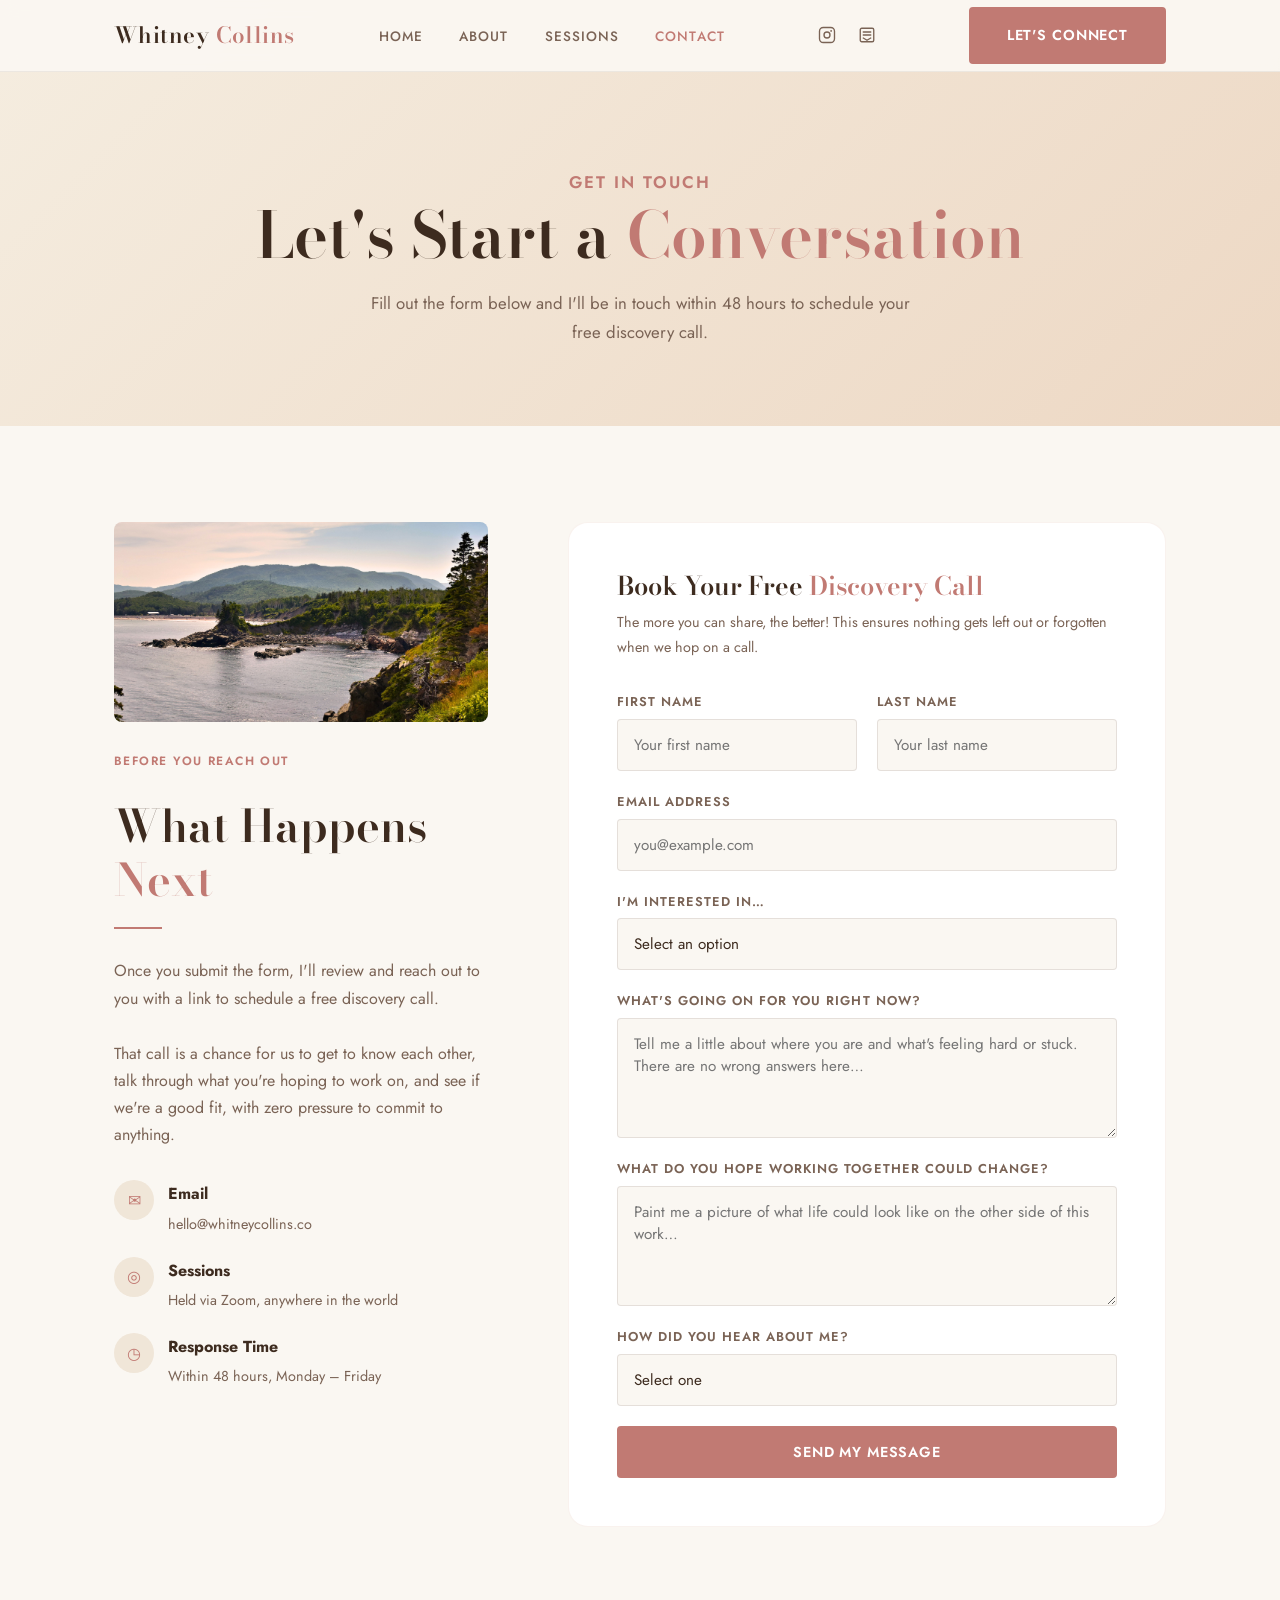
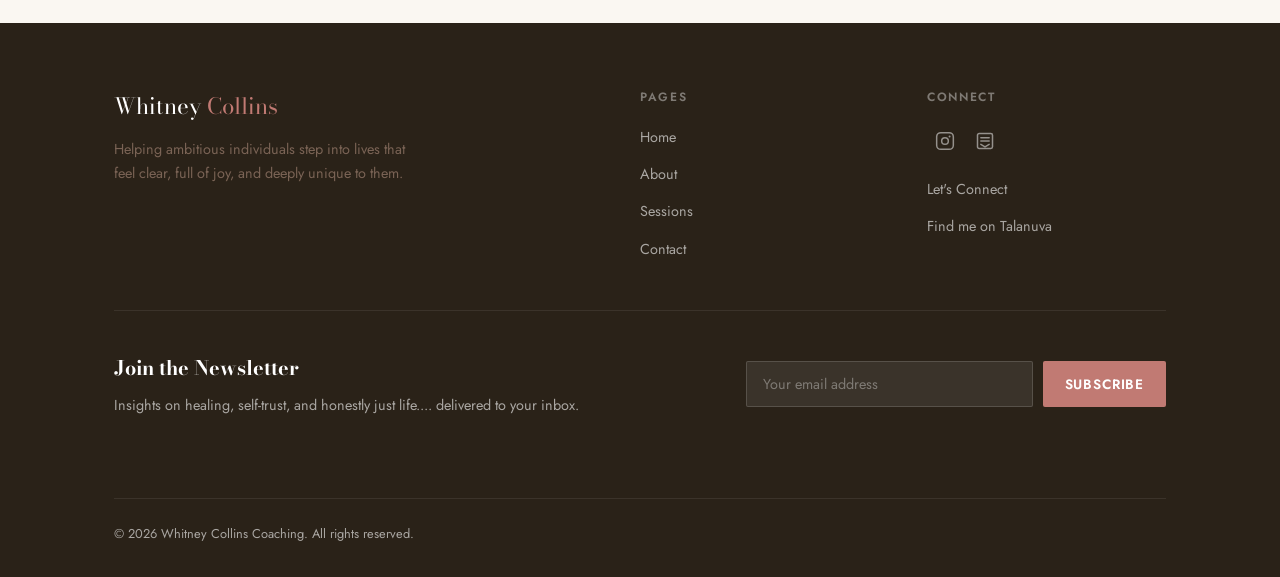
<file: contact.html>
<!DOCTYPE html>
<html lang="en">
<head>
  <meta charset="UTF-8" />
  <meta name="viewport" content="width=device-width, initial-scale=1.0" />
  <title>Contact | Whitney Collins</title>
  <link rel="preconnect" href="https://fonts.googleapis.com" />
  <link rel="preconnect" href="https://fonts.gstatic.com" crossorigin />
  <link href="https://fonts.googleapis.com/css2?family=Bodoni+Moda:ital,opsz,wght@0,6..96,400;0,6..96,600;1,6..96,400;1,6..96,600&family=Jost:wght@300;400;500;600&display=swap" rel="stylesheet" />
  <link rel="icon" type="image/svg+xml" href="favicon.svg" />
  <link rel="stylesheet" href="style.css" />
</head>
<body>


  <!-- NAV -->
  <nav class="nav">
    <div class="nav__inner">
      <a href="index.html" class="nav__logo">Whitney <span>Collins</span></a>
      <ul class="nav__links" id="navLinks">
        <li><a href="index.html">Home</a></li>
        <li><a href="about.html">About</a></li>
        <li><a href="services.html">Sessions</a></li>
        <li><a href="contact.html" class="active">Contact</a></li>
      </ul>
      <div class="nav__social">
        <a href="https://instagram.com/whitneycollins" class="social-icon" aria-label="Instagram"><svg xmlns="http://www.w3.org/2000/svg" width="18" height="18" viewBox="0 0 24 24" fill="none" stroke="currentColor" stroke-width="1.8" stroke-linecap="round" stroke-linejoin="round"><rect x="2" y="2" width="20" height="20" rx="5"/><circle cx="12" cy="12" r="4"/><circle cx="17.5" cy="6.5" r="1.2" fill="currentColor" stroke="none"/></svg></a>
        
        <a href="https://substack.com/@imwhitneycollins" class="social-icon" aria-label="Substack" target="_blank" rel="noopener"><svg xmlns="http://www.w3.org/2000/svg" width="18" height="18" viewBox="0 0 24 24" fill="none" stroke="currentColor" stroke-width="1.8" stroke-linecap="round" stroke-linejoin="round"><rect x="3" y="3" width="18" height="18" rx="2"/><path d="M7 8h10M7 12h10M7 16l5 3 5-3"/></svg></a>
        
      </div>
      <div class="nav__cta">
        <a href="contact.html" class="btn btn--primary">Let's Connect</a>
      </div>
      <button class="nav__toggle" id="navToggle" aria-label="Toggle menu">
        <span></span><span></span><span></span>
      </button>
    </div>
  </nav>

  <!-- PAGE HERO -->
  <div class="page-hero">
    <div class="container">
      <p class="tag">Get in Touch</p>
      <h1>Let's Start a <span style="color:var(--terra)">Conversation</span></h1>
      <p>Fill out the form below and I'll be in touch within 48 hours to schedule your free discovery call.</p>
    </div>
  </div>

  <!-- CONTACT SECTION -->
  <section class="section">
    <div class="container">
      <div class="contact-grid">

        <!-- Info -->
        <div class="contact-info">
          <img src="detail-flatlay.png" alt="" style="width:100%;max-height:200px;object-fit:cover;object-position:center;margin-bottom:24px;border-radius:8px;" />
          <p class="tag">Before You Reach Out</p>
          <h2>What Happens <span style="color:var(--terra)">Next</span></h2>
          <div class="divider"></div>
          <p>Once you submit the form, I'll review and reach out to you with a link to schedule a free discovery call.</p>
          <p>That call is a chance for us to get to know each other, talk through what you're hoping to work on, and see if we're a good fit, with zero pressure to commit to anything.</p>


          <div class="contact-details" style="margin-top:32px;">
            <div class="contact-detail">
              <div class="contact-detail__icon">✉</div>
              <div>
                <strong>Email</strong>
                <span>hello@whitneycollins.co</span>
              </div>
            </div>
            <div class="contact-detail">
              <div class="contact-detail__icon">◎</div>
              <div>
                <strong>Sessions</strong>
                <span>Held via Zoom, anywhere in the world</span>
              </div>
            </div>
            <div class="contact-detail">
              <div class="contact-detail__icon">◷</div>
              <div>
                <strong>Response Time</strong>
                <span>Within 48 hours, Monday – Friday</span>
              </div>
            </div>
          </div>

        </div>

        <!-- Form -->
        <div class="form">
          <h3 class="form__title">Book Your Free <span style="color:var(--terra)">Discovery Call</span></h3>
          <p class="form__subtitle">The more you can share, the better! This ensures nothing gets left out or forgotten when we hop on a call.</p>

          <form action="https://api.web3forms.com/submit" method="POST" onsubmit="handleSubmit(event)">
            <input type="hidden" name="access_key" value="b52941d3-99c5-41cc-88de-965cfb4322cb" />
            <input type="hidden" name="subject" value="New Coaching Inquiry - Whitney Collins" />
            <input type="hidden" name="redirect" value="false" />
            <div class="form-row">
              <div class="form-group">
                <label for="first-name">First Name</label>
                <input type="text" id="first-name" name="first_name" placeholder="Your first name" required />
              </div>
              <div class="form-group">
                <label for="last-name">Last Name</label>
                <input type="text" id="last-name" name="last_name" placeholder="Your last name" required />
              </div>
            </div>

            <div class="form-group">
              <label for="email">Email Address</label>
              <input type="email" id="email" name="email" placeholder="you@example.com" required />
            </div>

            <div class="form-group">
              <label for="interest">I'm interested in…</label>
              <select id="interest" name="interest" required>
                <option value="" disabled selected>Select an option</option>
                <option value="discovery">Discovery Session ($150)</option>
                <option value="oneone">1:1 Coaching Package ($1,200 / 3 months)</option>
                <option value="group">Group Program ($497 / 6 weeks)</option>
                <option value="unsure">Not sure yet, let's talk</option>
              </select>
            </div>

            <div class="form-group">
              <label for="situation">What's going on for you right now?</label>
              <textarea id="situation" name="situation" placeholder="Tell me a little about where you are and what's feeling hard or stuck. There are no wrong answers here…" required></textarea>
            </div>

            <div class="form-group">
              <label for="hope">What do you hope working together could change?</label>
              <textarea id="hope" name="hope" placeholder="Paint me a picture of what life could look like on the other side of this work…"></textarea>
            </div>

            <div class="form-group">
              <label for="hear">How did you hear about me?</label>
              <select id="hear" name="how_heard">
                <option value="" disabled selected>Select one</option>
                <option value="instagram">Instagram</option>
                <option value="linkedin">LinkedIn</option>
                <option value="referral">A friend or colleague</option>
                <option value="google">Google search</option>
                <option value="podcast">Podcast</option>
                <option value="other">Other</option>
              </select>
            </div>

            <button type="submit" class="btn btn--primary" style="width:100%;justify-content:center;display:block;text-align:center;">
              Send My Message
            </button>
          </form>

          <!-- Success state (hidden by default) -->
          <div id="successMsg" style="display:none;text-align:center;padding:48px 0;">
            <div style="font-size:2.5rem;margin-bottom:16px;">✦</div>
            <h3 style="margin-bottom:12px;">Message Received!</h3>
            <p>Thank you for reaching out. I'll be in touch within 48 hours to schedule our call. I'm looking forward to connecting with you.</p>
          </div>
        </div>

      </div>
    </div>
  </section>

  <!-- FOOTER -->
  <footer class="footer">
    <div class="container">
      <div class="footer__inner">
        <div>
          <div class="footer__brand-name">Whitney <span>Collins</span></div>
          <p class="footer__tagline">Helping ambitious individuals step into lives that feel clear, full of joy, and deeply unique to them.</p>
        </div>
        <div>
          <p class="footer__col-title">Pages</p>
          <ul class="footer__links">
            <li><a href="index.html">Home</a></li>
            <li><a href="about.html">About</a></li>
            <li><a href="services.html">Sessions</a></li>
            <li><a href="contact.html">Contact</a></li>
          </ul>
        </div>
        <div>
          <p class="footer__col-title">Connect</p>
          <div class="footer__social">
            <a href="https://instagram.com/whitneycollins" class="social-icon" aria-label="Instagram"><svg xmlns="http://www.w3.org/2000/svg" width="20" height="20" viewBox="0 0 24 24" fill="none" stroke="currentColor" stroke-width="1.8" stroke-linecap="round" stroke-linejoin="round"><rect x="2" y="2" width="20" height="20" rx="5"/><circle cx="12" cy="12" r="4"/><circle cx="17.5" cy="6.5" r="1.2" fill="currentColor" stroke="none"/></svg></a>
            
            <a href="https://substack.com/@imwhitneycollins" class="social-icon" aria-label="Substack" target="_blank" rel="noopener"><svg xmlns="http://www.w3.org/2000/svg" width="20" height="20" viewBox="0 0 24 24" fill="none" stroke="currentColor" stroke-width="1.8" stroke-linecap="round" stroke-linejoin="round"><rect x="3" y="3" width="18" height="18" rx="2"/><path d="M7 8h10M7 12h10M7 16l5 3 5-3"/></svg></a>
            
          </div>
          <ul class="footer__links">
            <li><a href="contact.html">Let's Connect</a></li>
            <li><a href="https://Talanuva.com" target="_blank" rel="noopener">Find me on Talanuva</a></li>
          </ul>
        </div>
      </div>
      <div class="footer__newsletter">
        <div class="footer__newsletter-copy">
          <strong>Join the Newsletter</strong>
          <span>Insights on healing, self-trust, and honestly just life.... delivered to your inbox.</span>
        </div>
        <form class="footer__newsletter-form">
          <input type="email" placeholder="Your email address" />
          <button type="submit">Subscribe</button>
        </form>
      </div>
      <div class="footer__bottom">
        <span>© 2026 Whitney Collins Coaching. All rights reserved.</span>
        
      </div>
    </div>
  </footer>

  <script>
    const toggle = document.getElementById('navToggle');
    const links  = document.getElementById('navLinks');
    toggle.addEventListener('click', () => links.classList.toggle('open'));

    async function handleSubmit(e) {
      e.preventDefault();
      const form = e.target;
      const data = new FormData(form);
      const res = await fetch(form.action, { method: 'POST', body: data });
      const json = await res.json();
      if (json.success) {
        form.style.display = 'none';
        document.getElementById('successMsg').style.display = 'block';
      }
    }
  </script>
</body>
</html>
</file>
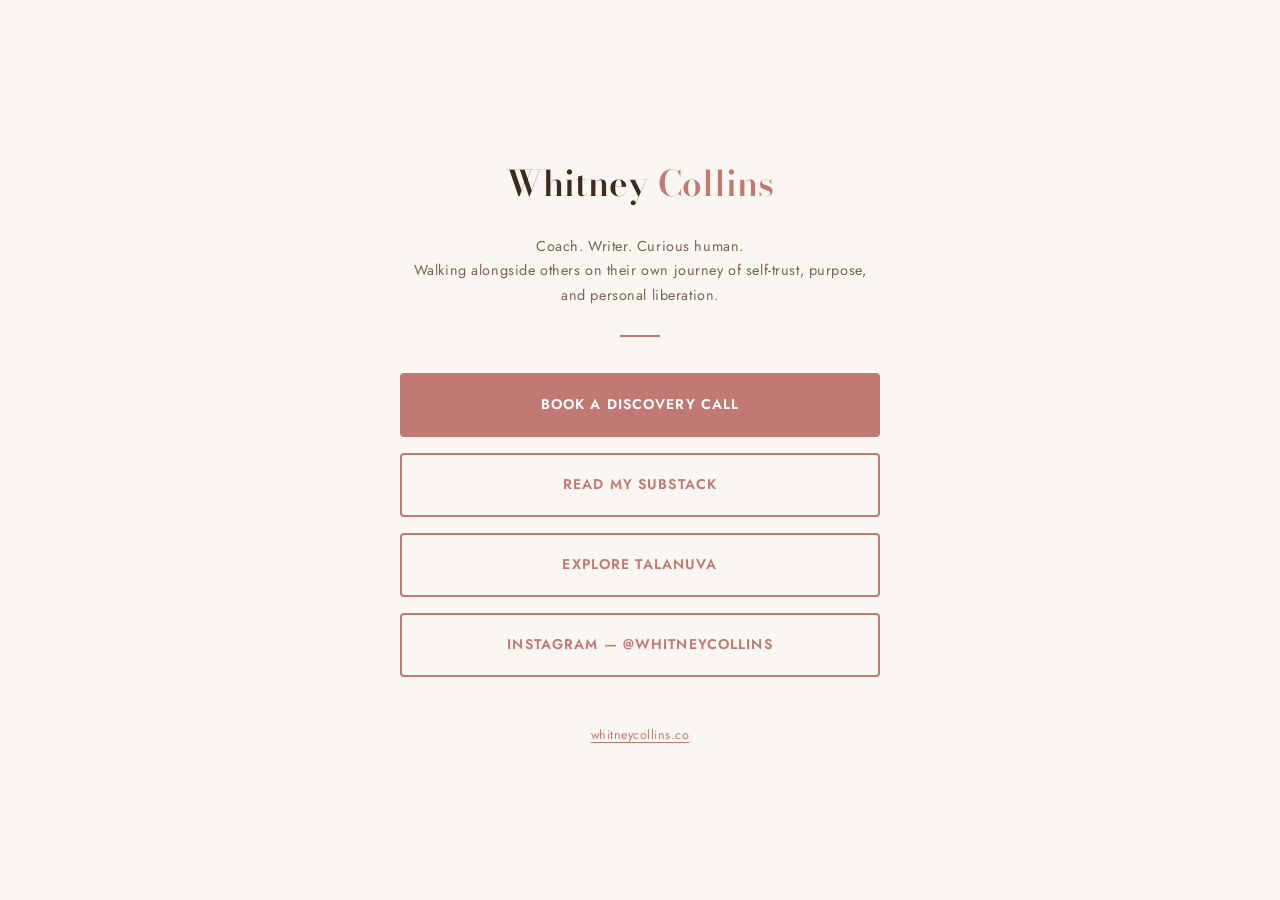
<file: links.html>
<!DOCTYPE html>
<html lang="en">
<head>
  <meta charset="UTF-8" />
  <meta name="viewport" content="width=device-width, initial-scale=1.0" />
  <title>Whitney Collins | Links</title>
  <link rel="preconnect" href="https://fonts.googleapis.com" />
  <link rel="preconnect" href="https://fonts.gstatic.com" crossorigin />
  <link href="https://fonts.googleapis.com/css2?family=Bodoni+Moda:ital,opsz,wght@0,6..96,400;0,6..96,600;1,6..96,400;1,6..96,600&family=Jost:wght@300;400;500;600&display=swap" rel="stylesheet" />
  <link rel="icon" type="image/svg+xml" href="favicon.svg" />
  <link rel="stylesheet" href="style.css" />
  <style>
    .links-page {
      min-height: 100vh;
      display: flex;
      flex-direction: column;
      align-items: center;
      justify-content: center;
      padding: 48px 24px;
      background: var(--cream);
    }
    .links-card {
      width: 100%;
      max-width: 480px;
      display: flex;
      flex-direction: column;
      align-items: center;
      gap: 16px;
    }
    .links-name {
      font-family: var(--font-head);
      font-size: clamp(1.6rem, 4vw, 2.2rem);
      font-weight: 600;
      color: var(--brown-dark);
      text-align: center;
      margin-bottom: 4px;
    }
    .links-tagline {
      font-family: var(--font-body);
      font-size: .9rem;
      font-weight: 400;
      color: var(--text-light);
      letter-spacing: .04em;
      text-align: center;
      margin-bottom: 8px;
    }
    .links-divider {
      width: 40px;
      height: 2px;
      background: var(--terra);
      margin: 4px auto 20px;
    }
    .link-btn {
      display: flex;
      align-items: center;
      justify-content: center;
      gap: 10px;
      width: 100%;
      padding: 18px 28px;
      border-radius: var(--radius);
      font-family: var(--font-body);
      font-size: .88rem;
      font-weight: 600;
      letter-spacing: .08em;
      text-transform: uppercase;
      cursor: pointer;
      transition: all .2s ease;
      text-decoration: none;
    }
    .link-btn--primary {
      background: var(--terra);
      color: var(--white);
      border: 2px solid var(--terra);
    }
    .link-btn--primary:hover {
      background: var(--terra-dark);
      border-color: var(--terra-dark);
    }
    .link-btn--outline {
      background: transparent;
      color: var(--terra);
      border: 2px solid var(--terra);
    }
    .link-btn--outline:hover {
      background: var(--terra);
      color: var(--white);
    }
    .links-footer {
      margin-top: 32px;
      font-family: var(--font-body);
      font-size: .78rem;
      color: var(--text-light);
      letter-spacing: .04em;
    }
    .links-footer a {
      color: var(--terra);
      text-decoration: underline;
      text-underline-offset: 3px;
    }
  </style>
</head>
<body>

  <main class="links-page">
    <div class="links-card">

      <p class="links-name">Whitney <span style="color:var(--terra)">Collins</span></p>
      <p class="links-tagline">Coach. Writer. Curious human.<br>Walking alongside others on their own journey of self-trust, purpose, and personal liberation.</p>
      <div class="links-divider"></div>

      <a href="contact.html" class="link-btn link-btn--primary">
        Book a Discovery Call
      </a>

      <a href="https://whitneyycollins.substack.com/" class="link-btn link-btn--outline" target="_blank" rel="noopener">
        Read My Substack
      </a>

      <a href="https://talanuva.com" class="link-btn link-btn--outline" target="_blank" rel="noopener">
        Explore Talanuva
      </a>

      <a href="https://instagram.com/whitneycollins" class="link-btn link-btn--outline" target="_blank" rel="noopener">
        Instagram — @whitneycollins
      </a>

      <p class="links-footer">
        <a href="index.html">whitneycollins.co</a>
      </p>

    </div>
  </main>

</body>
</html>
</file>
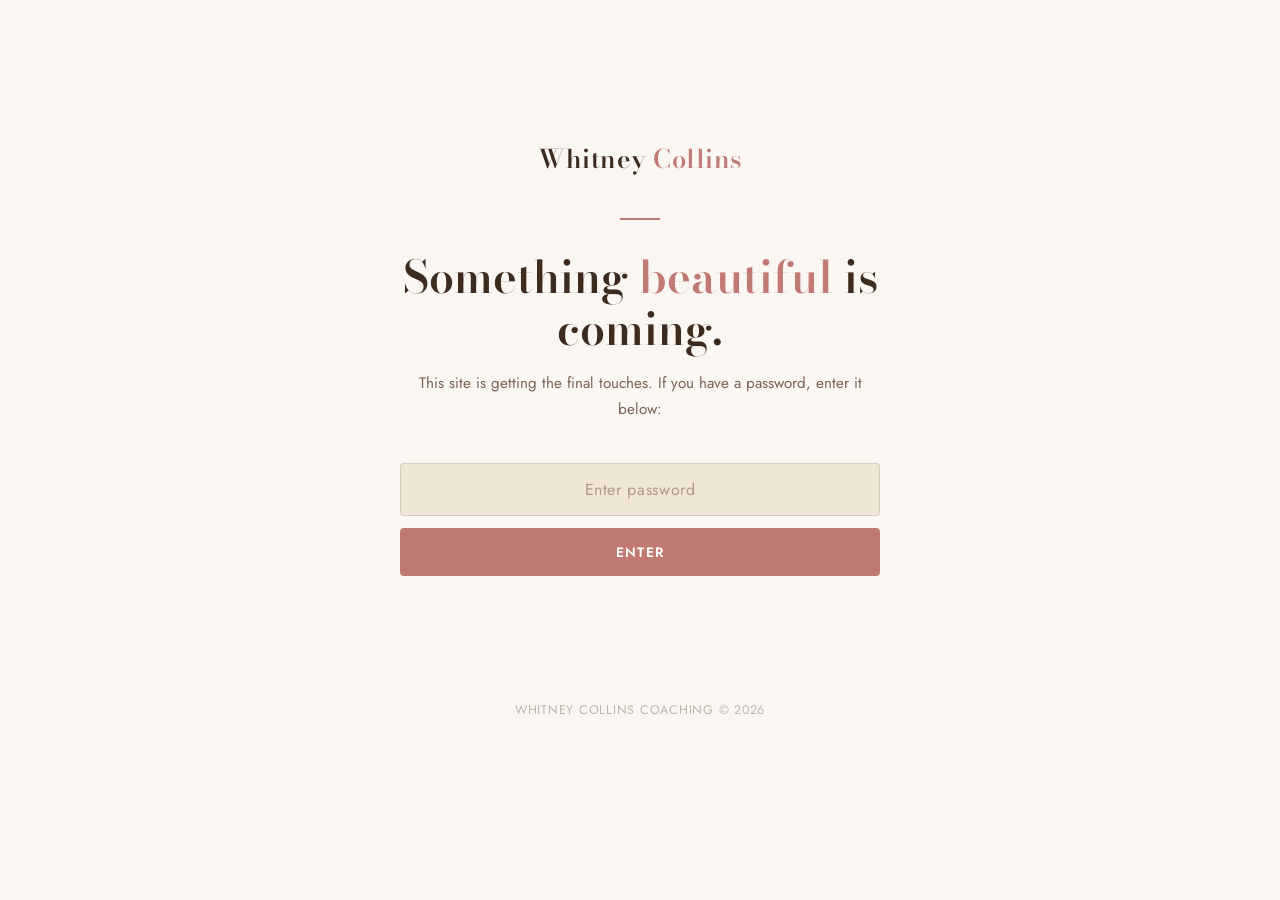
<file: password.html>
<!DOCTYPE html>
<html lang="en">
<head>
  <meta charset="UTF-8" />
  <meta name="viewport" content="width=device-width, initial-scale=1.0" />
  <title>Whitney Collins</title>
  <link rel="preconnect" href="https://fonts.googleapis.com" />
  <link rel="preconnect" href="https://fonts.gstatic.com" crossorigin />
  <link href="https://fonts.googleapis.com/css2?family=Bodoni+Moda:ital,opsz,wght@0,6..96,400;0,6..96,600;1,6..96,400;1,6..96,600&family=Jost:wght@300;400;500;600&display=swap" rel="stylesheet" />
  <style>
    :root {
      --cream:      #FAF7F2;
      --warm-light: #F0E6D8;
      --terra:      #C17A73;
      --brown-dark: #3D2B1F;
      --text-light: #7A6355;
      --font-head:  'Bodoni Moda', Georgia, serif;
      --font-body:  'Jost', sans-serif;
    }
    *, *::before, *::after { box-sizing: border-box; margin: 0; padding: 0; }
    html, body {
      height: 100%;
      font-family: var(--font-body);
      background: var(--cream);
      color: var(--brown-dark);
    }
    body {
      display: flex;
      align-items: center;
      justify-content: center;
      min-height: 100vh;
      padding: 24px;
    }

    .card {
      width: 100%;
      max-width: 480px;
      text-align: center;
    }

    .logo {
      font-family: var(--font-head);
      font-size: 1.6rem;
      font-weight: 600;
      color: var(--brown-dark);
      letter-spacing: .02em;
      margin-bottom: 40px;
    }
    .logo span { color: var(--terra); }

    .divider {
      width: 40px; height: 2px;
      background: var(--terra);
      margin: 0 auto 32px;
    }

    h1 {
      font-family: var(--font-head);
      font-size: clamp(2rem, 5vw, 2.8rem);
      font-weight: 600;
      line-height: 1.15;
      color: var(--brown-dark);
      margin-bottom: 16px;
    }
    h1 span { color: var(--terra); }

    p {
      font-size: .95rem;
      color: var(--text-light);
      line-height: 1.7;
      margin-bottom: 40px;
    }

    .input-wrap {
      display: flex;
      flex-direction: column;
      gap: 12px;
    }
    input[type="password"] {
      width: 100%;
      padding: 14px 18px;
      border: 1.5px solid rgba(74,55,40,.15);
      border-radius: 4px;
      background: var(--warm-light);
      font-family: var(--font-body);
      font-size: 1rem;
      color: var(--brown-dark);
      letter-spacing: .08em;
      outline: none;
      text-align: center;
      transition: border-color .2s;
    }
    input[type="password"]:focus { border-color: var(--terra); }
    input[type="password"]::placeholder { letter-spacing: .04em; color: #b0998c; }

    button {
      width: 100%;
      padding: 14px;
      background: var(--terra);
      color: #fff;
      border: none;
      border-radius: 4px;
      font-family: var(--font-body);
      font-size: .85rem;
      font-weight: 600;
      letter-spacing: .1em;
      text-transform: uppercase;
      cursor: pointer;
      transition: background .2s;
    }
    button:hover { background: #A5625A; }

    .error {
      font-size: .82rem;
      color: var(--terra);
      margin-top: 4px;
      min-height: 20px;
    }

    .footer-note {
      margin-top: 48px;
      font-size: .78rem;
      color: rgba(74,55,40,.35);
      letter-spacing: .06em;
      text-transform: uppercase;
    }
  </style>
</head>
<body>
  <div class="card">
    <div class="logo">Whitney <span>Collins</span></div>
    <div class="divider"></div>
    <h1>Something <span>beautiful</span> is coming.</h1>
    <p>This site is getting the final touches. If you have a password, enter it below:</p>
    <div class="input-wrap">
      <input type="password" id="pw" placeholder="Enter password" autocomplete="off" />
      <button onclick="checkPassword()">Enter</button>
      <p class="error" id="error"></p>
    </div>
    <p class="footer-note">Whitney Collins Coaching &copy; 2026</p>
  </div>

  <script>
    // If already authenticated, go straight to the site
    if (localStorage.getItem('wc_auth') === 'granted') {
      window.location.href = 'index.html';
    }

    function checkPassword() {
      const val = document.getElementById('pw').value;
      if (val === 'OslerHali888') {
        localStorage.setItem('wc_auth', 'granted');
        window.location.href = 'index.html';
      } else {
        document.getElementById('error').textContent = 'Incorrect password. Try again.';
        document.getElementById('pw').value = '';
        document.getElementById('pw').focus();
      }
    }

    document.getElementById('pw').addEventListener('keydown', function(e) {
      if (e.key === 'Enter') checkPassword();
    });
  </script>
</body>
</html>
</file>
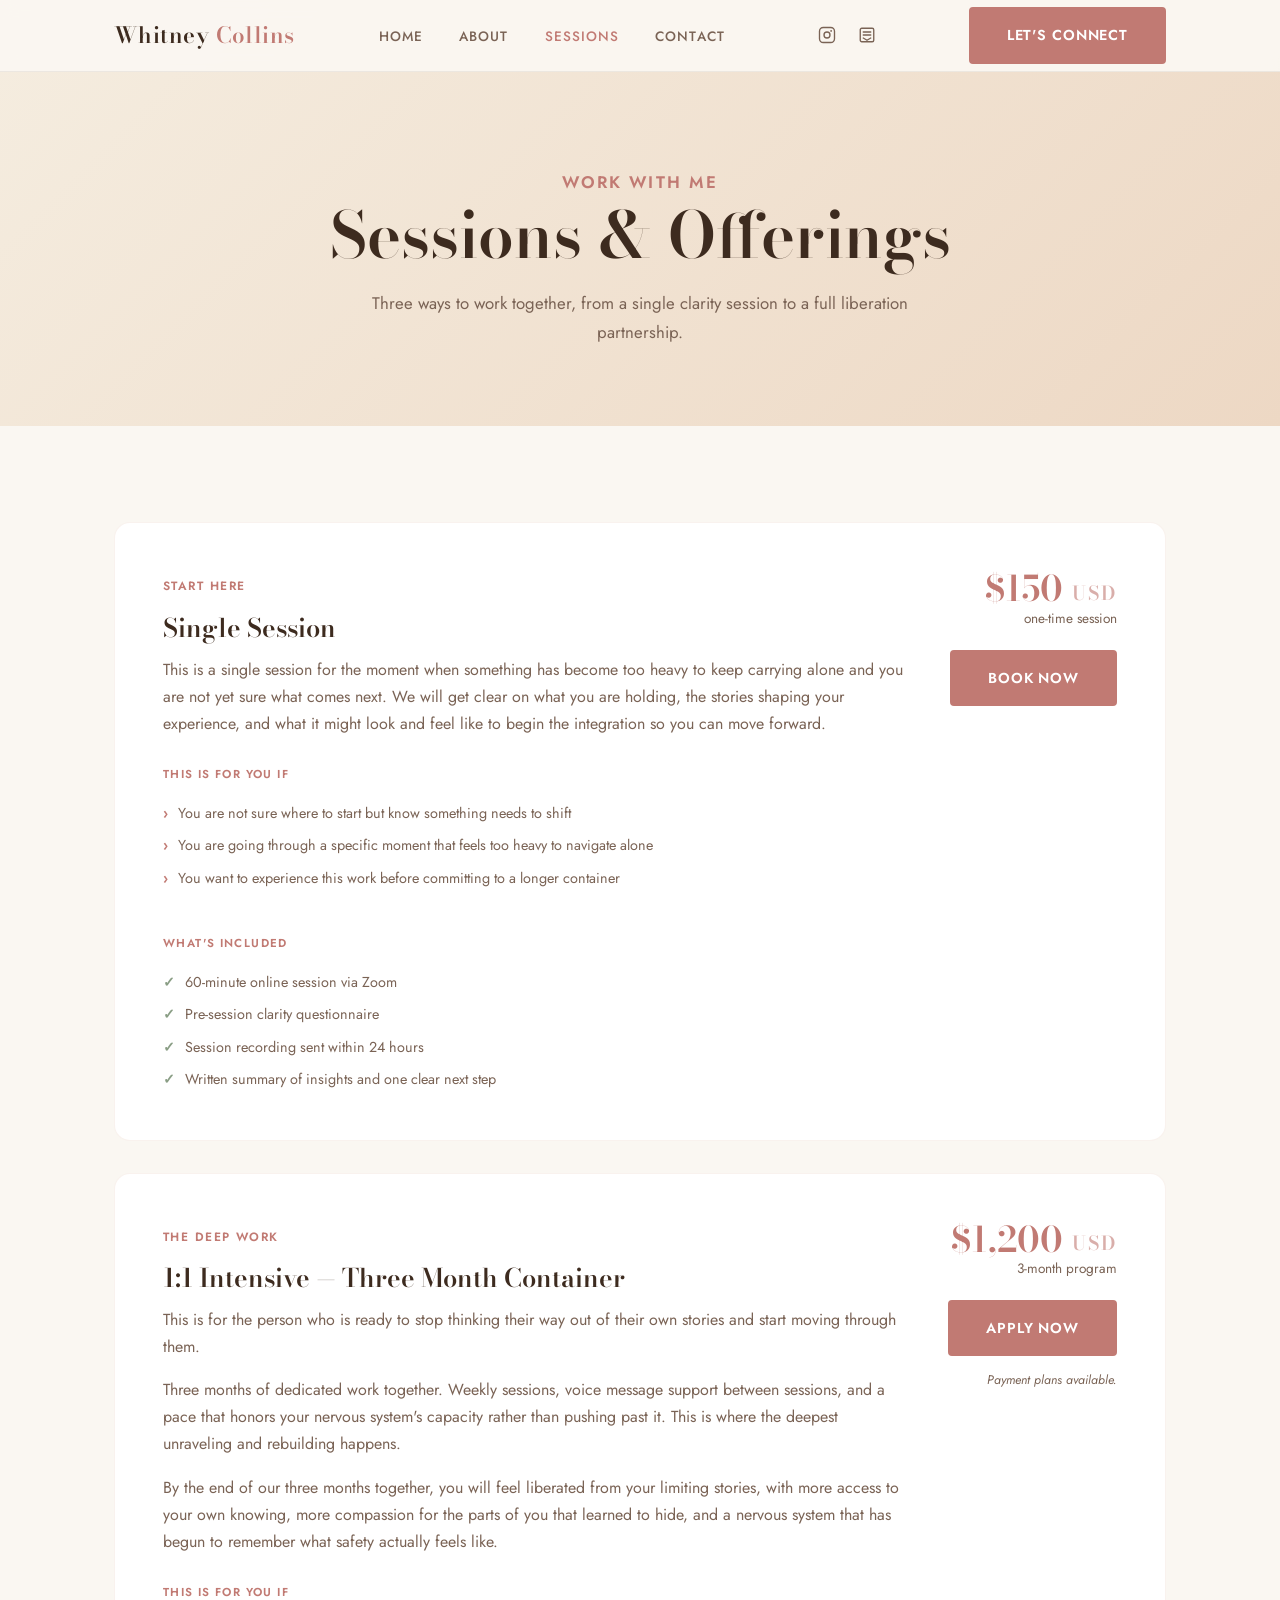
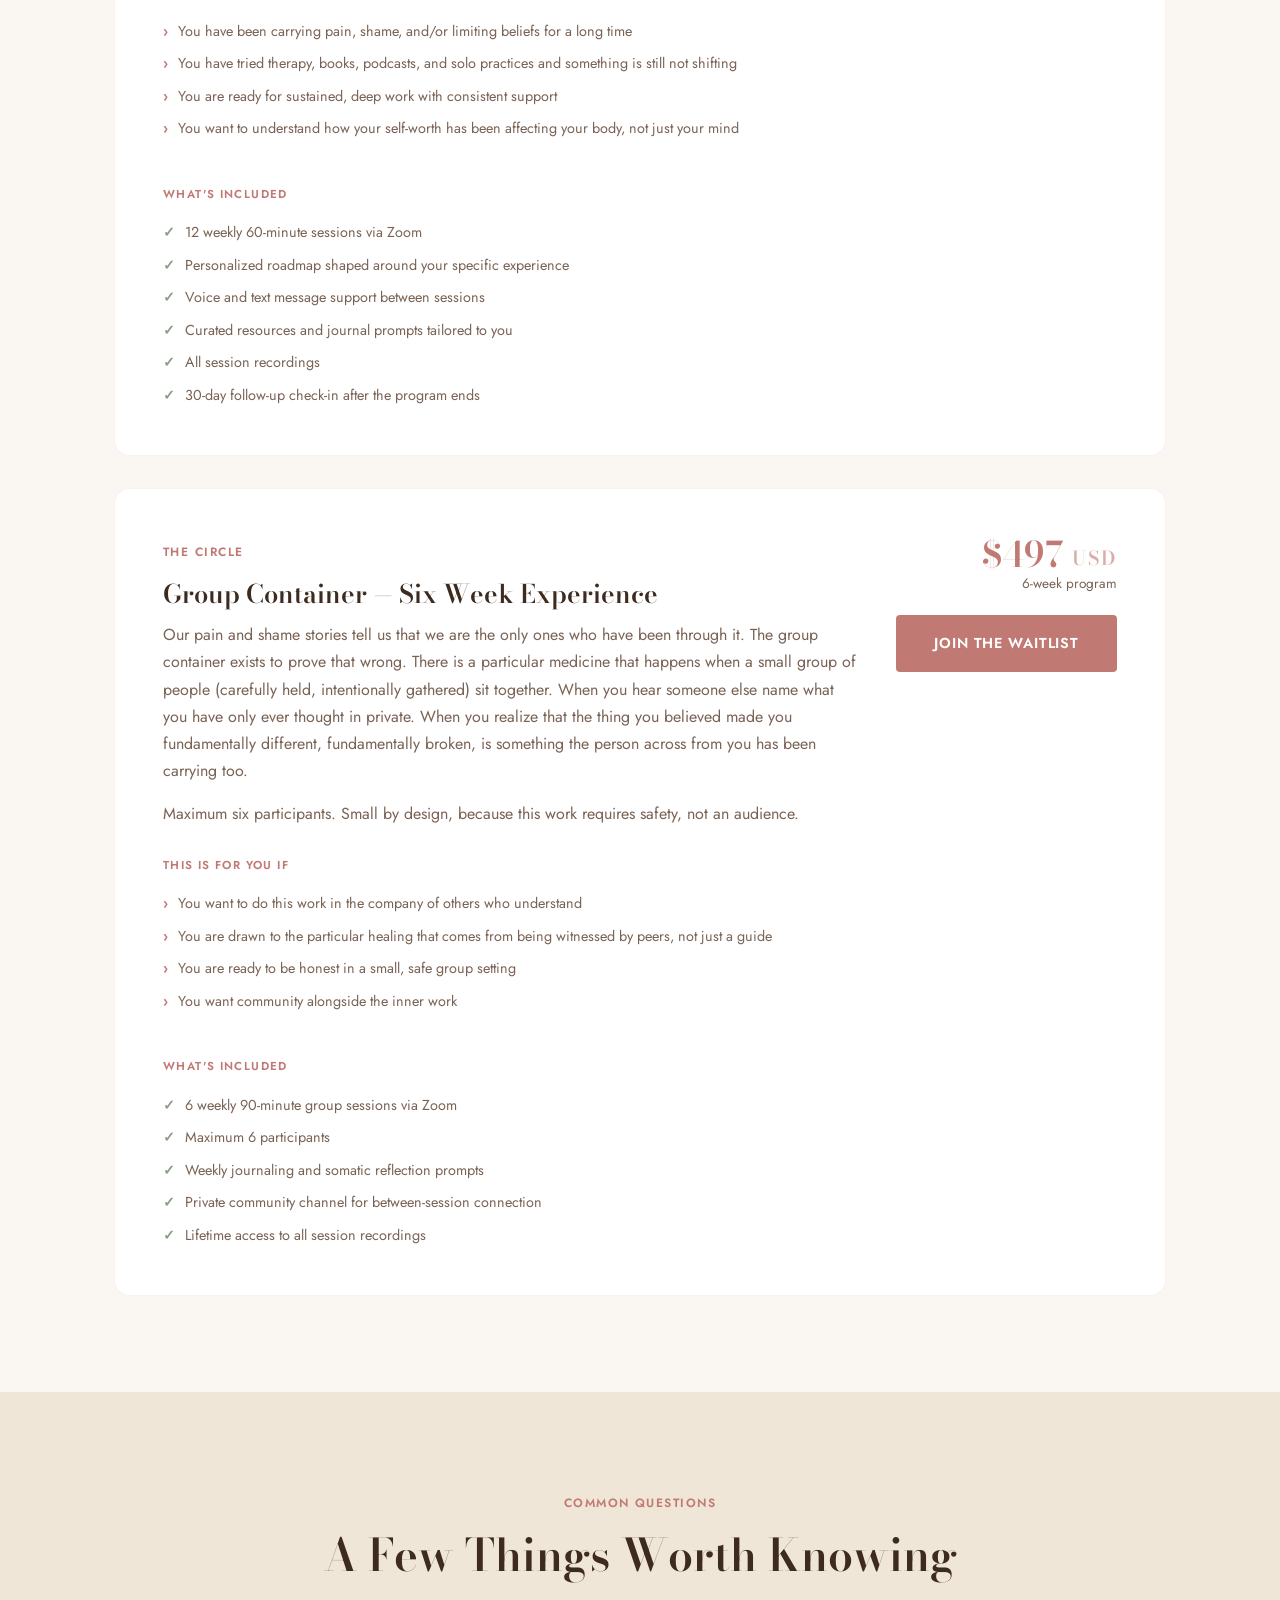
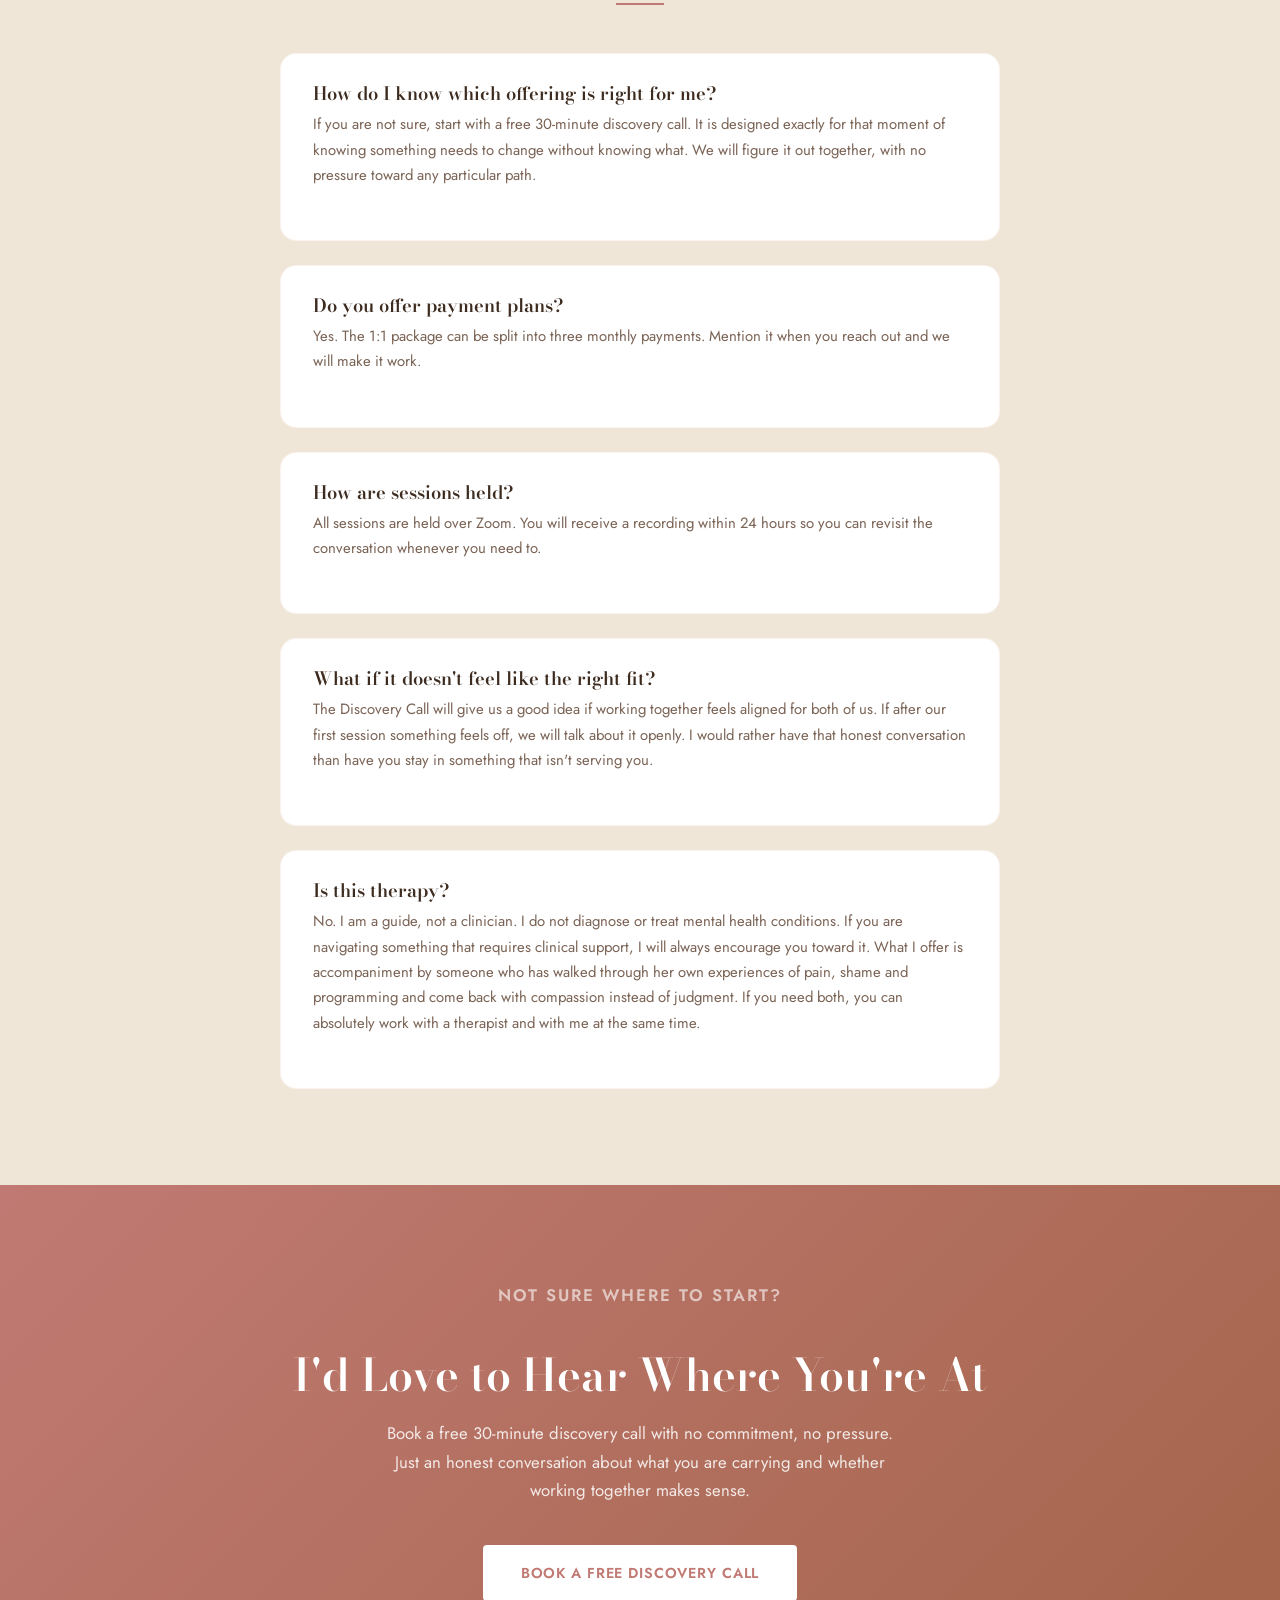
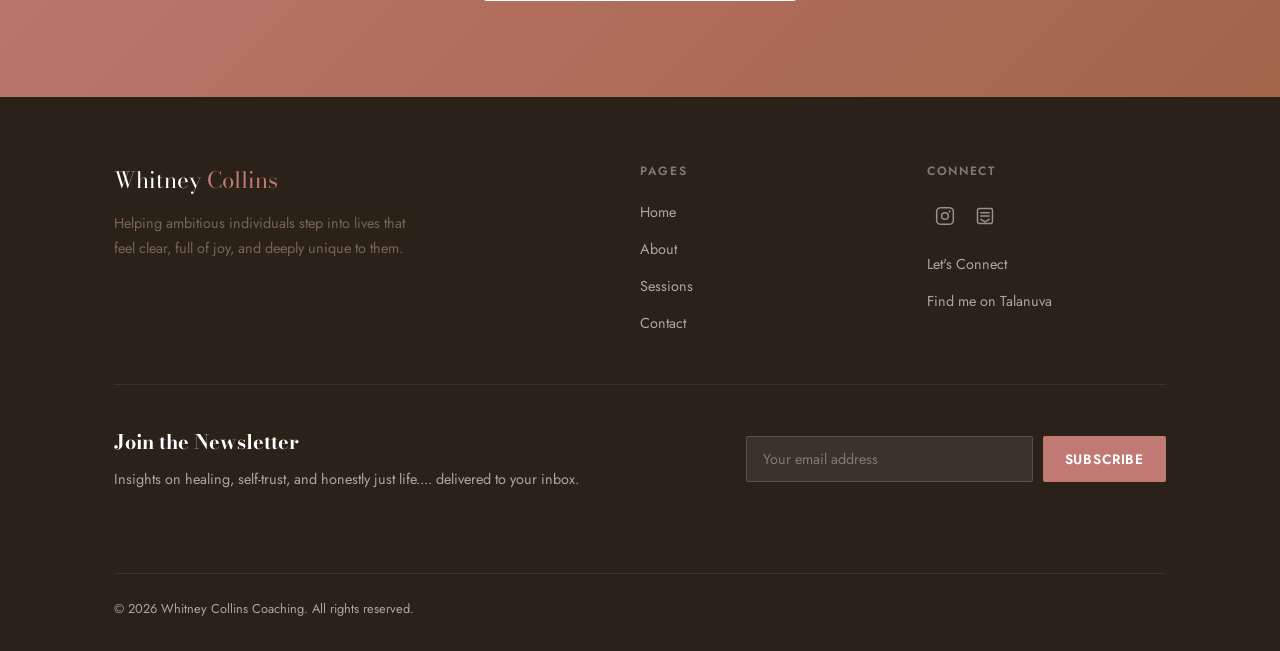
<file: services.html>
<!DOCTYPE html>
<html lang="en">
<head>
  <meta charset="UTF-8" />
  <meta name="viewport" content="width=device-width, initial-scale=1.0" />
  <title>Services | Whitney Collins</title>
  <link rel="preconnect" href="https://fonts.googleapis.com" />
  <link rel="preconnect" href="https://fonts.gstatic.com" crossorigin />
  <link href="https://fonts.googleapis.com/css2?family=Bodoni+Moda:ital,opsz,wght@0,6..96,400;0,6..96,600;1,6..96,400;1,6..96,600&family=Jost:wght@300;400;500;600&display=swap" rel="stylesheet" />
  <link rel="icon" type="image/svg+xml" href="favicon.svg" />
  <link rel="stylesheet" href="style.css" />
</head>
<body>


  <!-- NAV -->
  <nav class="nav">
    <div class="nav__inner">
      <a href="index.html" class="nav__logo">Whitney <span>Collins</span></a>
      <ul class="nav__links" id="navLinks">
        <li><a href="index.html">Home</a></li>
        <li><a href="about.html">About</a></li>
        <li><a href="services.html" class="active">Sessions</a></li>
        <li><a href="contact.html">Contact</a></li>
      </ul>
      <div class="nav__social">
        <a href="https://instagram.com/whitneycollins" class="social-icon" aria-label="Instagram"><svg xmlns="http://www.w3.org/2000/svg" width="18" height="18" viewBox="0 0 24 24" fill="none" stroke="currentColor" stroke-width="1.8" stroke-linecap="round" stroke-linejoin="round"><rect x="2" y="2" width="20" height="20" rx="5"/><circle cx="12" cy="12" r="4"/><circle cx="17.5" cy="6.5" r="1.2" fill="currentColor" stroke="none"/></svg></a>
        
        <a href="https://substack.com/@imwhitneycollins" class="social-icon" aria-label="Substack" target="_blank" rel="noopener"><svg xmlns="http://www.w3.org/2000/svg" width="18" height="18" viewBox="0 0 24 24" fill="none" stroke="currentColor" stroke-width="1.8" stroke-linecap="round" stroke-linejoin="round"><rect x="3" y="3" width="18" height="18" rx="2"/><path d="M7 8h10M7 12h10M7 16l5 3 5-3"/></svg></a>
        
      </div>
      <div class="nav__cta">
        <a href="contact.html" class="btn btn--primary">Let's Connect</a>
      </div>
      <button class="nav__toggle" id="navToggle" aria-label="Toggle menu">
        <span></span><span></span><span></span>
      </button>
    </div>
  </nav>

  <!-- PAGE HERO -->
  <div class="page-hero">
    <div class="container">
      <p class="tag">Work With Me</p>
      <h1>Sessions &amp; Offerings</h1>
      <p>Three ways to work together, from a single clarity session to a full liberation partnership.</p>
    </div>
  </div>

  <!-- SERVICES LIST -->
  <section class="section">
    <div class="container">
      <div class="services-full">

        <!-- Single Session -->
        <div class="service-row">
          <div>
            <p class="tag">Start Here</p>
            <h3>Single Session</h3>
            <p>This is a single session for the moment when something has become too heavy to keep carrying alone and you are not yet sure what comes next. We will get clear on what you are holding, the stories shaping your experience, and what it might look and feel like to begin the integration so you can move forward.</p>
            <p class="service-row__sublabel">This is for you if</p>
            <ul class="qualifies">
              <li>You are not sure where to start but know something needs to shift</li>
              <li>You are going through a specific moment that feels too heavy to navigate alone</li>
              <li>You want to experience this work before committing to a longer container</li>
            </ul>
            <p class="service-row__sublabel">What's included</p>
            <ul class="includes">
              <li>60-minute online session via Zoom</li>
              <li>Pre-session clarity questionnaire</li>
              <li>Session recording sent within 24 hours</li>
              <li>Written summary of insights and one clear next step</li>
            </ul>
          </div>
          <div class="service-row__meta">
            <div class="service-row__price">$150 <span style="font-size:.55em;letter-spacing:.1em;vertical-align:middle;opacity:.6;">USD</span></div>
            <div class="service-row__duration">one-time session</div>
            <a href="contact.html" class="btn btn--primary">Book Now</a>
          </div>
        </div>

        <!-- 1:1 Intensive -->
        <div class="service-row">
          <div>
            <p class="tag">The Deep Work</p>
            <h3>1:1 Intensive &mdash; Three Month Container</h3>
            <p>This is for the person who is ready to stop thinking their way out of their own stories and start moving through them.</p>
            <p>Three months of dedicated work together. Weekly sessions, voice message support between sessions, and a pace that honors your nervous system's capacity rather than pushing past it. This is where the deepest unraveling and rebuilding happens.</p>
            <p>By the end of our three months together, you will feel liberated from your limiting stories, with more access to your own knowing, more compassion for the parts of you that learned to hide, and a nervous system that has begun to remember what safety actually feels like.</p>
            <p class="service-row__sublabel">This is for you if</p>
            <ul class="qualifies">
              <li>You have been carrying pain, shame, and/or limiting beliefs for a long time</li>
              <li>You have tried therapy, books, podcasts, and solo practices and something is still not shifting</li>
              <li>You are ready for sustained, deep work with consistent support</li>
              <li>You want to understand how your self-worth has been affecting your body, not just your mind</li>
            </ul>
            <p class="service-row__sublabel">What's included</p>
            <ul class="includes">
              <li>12 weekly 60-minute sessions via Zoom</li>
              <li>Personalized roadmap shaped around your specific experience</li>
              <li>Voice and text message support between sessions</li>
              <li>Curated resources and journal prompts tailored to you</li>
              <li>All session recordings</li>
              <li>30-day follow-up check-in after the program ends</li>
            </ul>
          </div>
          <div class="service-row__meta">
            <div class="service-row__price">$1,200 <span style="font-size:.55em;letter-spacing:.1em;vertical-align:middle;opacity:.6;">USD</span></div>
            <div class="service-row__duration">3-month program</div>
            <a href="contact.html" class="btn btn--primary">Apply Now</a>
            <p class="service-row__note">Payment plans available.</p>
          </div>
        </div>

        <!-- Group Container -->
        <div class="service-row">
          <div>
            <p class="tag">The Circle</p>
            <h3>Group Container &mdash; Six Week Experience</h3>
            <p>Our pain and shame stories tell us that we are the only ones who have been through it. The group container exists to prove that wrong. There is a particular medicine that happens when a small group of people (carefully held, intentionally gathered) sit together. When you hear someone else name what you have only ever thought in private. When you realize that the thing you believed made you fundamentally different, fundamentally broken, is something the person across from you has been carrying too.</p>
            <p>Maximum six participants. Small by design, because this work requires safety, not an audience.</p>
            <p class="service-row__sublabel">This is for you if</p>
            <ul class="qualifies">
              <li>You want to do this work in the company of others who understand</li>
              <li>You are drawn to the particular healing that comes from being witnessed by peers, not just a guide</li>
              <li>You are ready to be honest in a small, safe group setting</li>
              <li>You want community alongside the inner work</li>
            </ul>
            <p class="service-row__sublabel">What's included</p>
            <ul class="includes">
              <li>6 weekly 90-minute group sessions via Zoom</li>
              <li>Maximum 6 participants</li>
              <li>Weekly journaling and somatic reflection prompts</li>
              <li>Private community channel for between-session connection</li>
              <li>Lifetime access to all session recordings</li>
            </ul>
          </div>
          <div class="service-row__meta">
            <div class="service-row__price">$497 <span style="font-size:.55em;letter-spacing:.1em;vertical-align:middle;opacity:.6;">USD</span></div>
            <div class="service-row__duration">6-week program</div>
            <a href="contact.html" class="btn btn--primary">Join the Waitlist</a>
          </div>
        </div>

      </div>
    </div>
  </section>

  <!-- FAQ -->
  <section class="section section--alt">
    <div class="container">
      <div style="max-width:720px;margin:0 auto;">
        <div class="text-center">
          <p class="tag">Common Questions</p>
          <h2>A Few Things Worth Knowing</h2>
          <div class="divider divider--center"></div>
        </div>
        <div style="display:flex;flex-direction:column;gap:24px;margin-top:48px;">
          <div class="service-card" style="padding:28px 32px;">
            <h3 style="font-size:1.15rem;margin-bottom:8px;">How do I know which offering is right for me?</h3>
            <p style="font-size:.93rem;">If you are not sure, start with a free 30-minute discovery call. It is designed exactly for that moment of knowing something needs to change without knowing what. We will figure it out together, with no pressure toward any particular path.</p>
          </div>
          <div class="service-card" style="padding:28px 32px;">
            <h3 style="font-size:1.15rem;margin-bottom:8px;">Do you offer payment plans?</h3>
            <p style="font-size:.93rem;">Yes. The 1:1 package can be split into three monthly payments. Mention it when you reach out and we will make it work.</p>
          </div>
          <div class="service-card" style="padding:28px 32px;">
            <h3 style="font-size:1.15rem;margin-bottom:8px;">How are sessions held?</h3>
            <p style="font-size:.93rem;">All sessions are held over Zoom. You will receive a recording within 24 hours so you can revisit the conversation whenever you need to.</p>
          </div>
          <div class="service-card" style="padding:28px 32px;">
            <h3 style="font-size:1.15rem;margin-bottom:8px;">What if it doesn't feel like the right fit?</h3>
            <p style="font-size:.93rem;">The Discovery Call will give us a good idea if working together feels aligned for both of us. If after our first session something feels off, we will talk about it openly. I would rather have that honest conversation than have you stay in something that isn't serving you.</p>
          </div>
          <div class="service-card" style="padding:28px 32px;">
            <h3 style="font-size:1.15rem;margin-bottom:8px;">Is this therapy?</h3>
            <p style="font-size:.93rem;">No. I am a guide, not a clinician. I do not diagnose or treat mental health conditions. If you are navigating something that requires clinical support, I will always encourage you toward it. What I offer is accompaniment by someone who has walked through her own experiences of pain, shame and programming and come back with compassion instead of judgment. If you need both, you can absolutely work with a therapist and with me at the same time.</p>
          </div>
        </div>
      </div>
    </div>
  </section>

  <!-- CTA -->
  <section class="cta-banner">
    <div class="container">
      <p class="tag" style="color:rgba(255,255,255,.6);">Not Sure Where to Start?</p>
      <h2>I'd Love to Hear Where You're At</h2>
      <p>Book a free 30-minute discovery call with no commitment, no pressure. Just an honest conversation about what you are carrying and whether working together makes sense.</p>
      <a href="contact.html" class="btn btn--light">Book a Free Discovery Call</a>
    </div>
  </section>

  <!-- FOOTER -->
  <footer class="footer">
    <div class="container">
      <div class="footer__inner">
        <div>
          <div class="footer__brand-name">Whitney <span>Collins</span></div>
          <p class="footer__tagline">Helping ambitious individuals step into lives that feel clear, full of joy, and deeply unique to them.</p>
        </div>
        <div>
          <p class="footer__col-title">Pages</p>
          <ul class="footer__links">
            <li><a href="index.html">Home</a></li>
            <li><a href="about.html">About</a></li>
            <li><a href="services.html">Sessions</a></li>
            <li><a href="contact.html">Contact</a></li>
          </ul>
        </div>
        <div>
          <p class="footer__col-title">Connect</p>
          <div class="footer__social">
            <a href="https://instagram.com/whitneycollins" class="social-icon" aria-label="Instagram"><svg xmlns="http://www.w3.org/2000/svg" width="20" height="20" viewBox="0 0 24 24" fill="none" stroke="currentColor" stroke-width="1.8" stroke-linecap="round" stroke-linejoin="round"><rect x="2" y="2" width="20" height="20" rx="5"/><circle cx="12" cy="12" r="4"/><circle cx="17.5" cy="6.5" r="1.2" fill="currentColor" stroke="none"/></svg></a>
            
            <a href="https://substack.com/@imwhitneycollins" class="social-icon" aria-label="Substack" target="_blank" rel="noopener"><svg xmlns="http://www.w3.org/2000/svg" width="20" height="20" viewBox="0 0 24 24" fill="none" stroke="currentColor" stroke-width="1.8" stroke-linecap="round" stroke-linejoin="round"><rect x="3" y="3" width="18" height="18" rx="2"/><path d="M7 8h10M7 12h10M7 16l5 3 5-3"/></svg></a>
            
          </div>
          <ul class="footer__links">
            <li><a href="contact.html">Let's Connect</a></li>
            <li><a href="https://Talanuva.com" target="_blank" rel="noopener">Find me on Talanuva</a></li>
          </ul>
        </div>
      </div>
      <div class="footer__newsletter">
        <div class="footer__newsletter-copy">
          <strong>Join the Newsletter</strong>
          <span>Insights on healing, self-trust, and honestly just life.... delivered to your inbox.</span>
        </div>
        <form class="footer__newsletter-form">
          <input type="email" placeholder="Your email address" />
          <button type="submit">Subscribe</button>
        </form>
      </div>
      <div class="footer__bottom">
        <span>© 2026 Whitney Collins Coaching. All rights reserved.</span>
        
      </div>
    </div>
  </footer>

  <script>
    const toggle = document.getElementById('navToggle');
    const links  = document.getElementById('navLinks');
    toggle.addEventListener('click', () => links.classList.toggle('open'));
  </script>
</body>
</html>
</file>
<file: style.css>
/* ── Tokens ─────────────────────────────────────────── */
:root {
  --cream:      #FAF7F2;
  --warm-light: #F0E6D8;
  --terra:      #C17A73;
  --terra-dark: #A5625A;
  --sage:       #8A9E85;
  --brown:      #4A3728;
  --brown-dark: #3D2B1F;
  --text:       #4A3728;
  --text-light: #7A6355;
  --white:      #FFFFFF;

  --font-head: 'Bodoni Moda', Georgia, serif;
  --font-body: 'Jost', 'Helvetica Neue', sans-serif;

  --radius: 4px;
  --max-w:  1100px;
  --nav-h:  72px;
}

/* ── Reset ──────────────────────────────────────────── */
*, *::before, *::after { box-sizing: border-box; margin: 0; padding: 0; }
html { scroll-behavior: smooth; }
body {
  font-family: var(--font-body);
  background: var(--cream);
  color: var(--text);
  line-height: 1.7;
  font-size: 16px;
}
img { display: block; max-width: 100%; }
a { color: inherit; text-decoration: none; }

/* ── Typography ─────────────────────────────────────── */
h1, h2, h3, h4 {
  font-family: var(--font-head);
  font-weight: 600;
  color: var(--brown-dark);
  line-height: 1.2;
}
.hero__title { line-height: 1.0; }
h1 { font-size: clamp(2.4rem, 5vw, 4rem); }
h2 { font-size: clamp(1.9rem, 3.5vw, 2.8rem); }
h3 { font-size: clamp(1.3rem, 2vw, 1.7rem); }
p  { color: var(--text-light); }

/* ── Utilities ──────────────────────────────────────── */
.container { max-width: var(--max-w); margin: 0 auto; padding: 0 24px; }
.section    { padding: 96px 0; }
.section--alt { background: var(--warm-light); }
.tag {
  display: inline-block;
  font-family: var(--font-body);
  font-size: .75rem;
  font-weight: 600;
  letter-spacing: .12em;
  text-transform: uppercase;
  color: var(--terra);
  margin-bottom: 16px;
}
.divider {
  width: 48px; height: 2px;
  background: var(--terra);
  margin: 20px 0 28px;
}
.divider--center { margin-left: auto; margin-right: auto; }
.text-center { text-align: center; }

/* ── Buttons ────────────────────────────────────────── */
.btn {
  display: inline-block;
  padding: 14px 36px;
  border-radius: var(--radius);
  font-family: var(--font-body);
  font-size: .9rem;
  font-weight: 600;
  letter-spacing: .06em;
  text-transform: uppercase;
  cursor: pointer;
  transition: all .2s ease;
}
.btn--primary {
  background: var(--terra);
  color: var(--white);
  border: 2px solid var(--terra);
}
.btn--primary:hover { background: var(--terra-dark); border-color: var(--terra-dark); }
.btn--outline {
  background: transparent;
  color: var(--terra);
  border: 2px solid var(--terra);
}
.btn--outline:hover { background: var(--terra); color: var(--white); }
.btn--light {
  background: var(--white);
  color: var(--terra);
  border: 2px solid var(--white);
}
.btn--light:hover { background: transparent; color: var(--white); }

/* ── Nav ────────────────────────────────────────────── */
.nav {
  position: fixed; top: 0; left: 0; right: 0; z-index: 100;
  height: var(--nav-h);
  background: rgba(250,247,242,.95);
  backdrop-filter: blur(8px);
  border-bottom: 1px solid rgba(74,55,40,.08);
  display: flex; align-items: center;
}
.nav__inner {
  display: flex; align-items: center; justify-content: space-between;
  width: 100%; max-width: var(--max-w); margin: 0 auto; padding: 0 24px;
}
.nav__logo {
  font-family: var(--font-head);
  font-size: 1.4rem;
  font-weight: 600;
  color: var(--brown-dark);
  letter-spacing: .02em;
}
.nav__logo span { color: var(--terra); }
.nav__links { display: flex; gap: 36px; list-style: none; }
.nav__links a {
  font-size: .85rem;
  font-weight: 500;
  letter-spacing: .08em;
  text-transform: uppercase;
  color: var(--text-light);
  transition: color .2s;
}
.nav__links a:hover,
.nav__links a.active { color: var(--terra); }
.nav__cta { display: flex; }

/* social icons */
.nav__social { display: flex; align-items: center; gap: 4px; }
.social-icon {
  display: flex; align-items: center; justify-content: center;
  width: 36px; height: 36px; border-radius: 50%;
  color: var(--text-light);
  transition: color .2s, background .2s;
}
.social-icon:hover { color: var(--terra); background: var(--warm-light); }
.footer .social-icon { color: rgba(255,255,255,.5); }
.footer .social-icon:hover { color: var(--terra); background: rgba(255,255,255,.06); }
.footer__social { display: flex; gap: 4px; margin-bottom: 16px; }

/* mobile hamburger */
.nav__toggle {
  display: none;
  background: none; border: none; cursor: pointer;
  flex-direction: column; gap: 5px; padding: 4px;
}
.nav__toggle span {
  display: block; width: 24px; height: 2px;
  background: var(--brown-dark); border-radius: 2px;
  transition: all .3s;
}

/* ── Hero ───────────────────────────────────────────── */
.hero {
  min-height: 100vh;
  display: flex; align-items: center;
  background: linear-gradient(135deg, #F5EDE0 0%, #EDD8C4 50%, #E8CFBA 100%);
  position: relative;
  overflow: hidden;
  padding-top: calc(var(--nav-h) + 60px);
  padding-bottom: 60px;
}
.hero::before {
  content: '';
  position: absolute; inset: 0;
  background: url("data:image/svg+xml,%3Csvg width='60' height='60' viewBox='0 0 60 60' xmlns='http://www.w3.org/2000/svg'%3E%3Cg fill='none' fill-rule='evenodd'%3E%3Cg fill='%23C17D5C' fill-opacity='0.04'%3E%3Ccircle cx='30' cy='30' r='2'/%3E%3C/g%3E%3C/g%3E%3C/svg%3E");
  pointer-events: none;
}
.hero__inner {
  display: grid; grid-template-columns: 1fr 1fr; gap: 64px; align-items: center;
}
.hero__eyebrow {
  font-size: .8rem; font-weight: 600; letter-spacing: .18em;
  text-transform: uppercase; color: var(--terra);
  margin-bottom: 20px;
}
.hero__title { margin-bottom: 24px; }
.hero__title em { font-style: normal; color: var(--terra); }
.hero__subtitle {
  font-size: 1.1rem; color: var(--text-light);
  max-width: 480px; margin-bottom: 40px;
}
.hero__actions { display: flex; gap: 16px; flex-wrap: wrap; }
.hero__image-wrap {
  position: relative;
  display: flex; align-items: center; justify-content: center;
}
.hero__image-bg {
  width: 420px; height: 500px;
  border-radius: 200px 200px 160px 160px;
  background: linear-gradient(160deg, var(--terra) 0%, #8A6A55 100%);
  display: flex; align-items: flex-end; justify-content: center;
  overflow: hidden;
  box-shadow: 0 32px 80px rgba(193,125,92,.25);
}
.hero__image-placeholder {
  width: 320px; height: 420px;
  background: linear-gradient(180deg, rgba(255,255,255,.1) 0%, rgba(255,255,255,.0) 100%);
  border-radius: 160px 160px 0 0;
  display: flex; align-items: center; justify-content: center;
  color: rgba(255,255,255,.4);
  font-size: .8rem; letter-spacing: .1em; text-transform: uppercase;
  flex-direction: column; gap: 8px;
}
.hero__image-placeholder svg { opacity: .35; }
.hero__badge {
  position: absolute; bottom: 40px; left: -20px;
  background: var(--white); border-radius: 12px;
  padding: 16px 20px;
  box-shadow: 0 8px 32px rgba(74,55,40,.12);
  display: flex; align-items: center; gap: 12px;
}
.hero__badge-icon {
  width: 40px; height: 40px; border-radius: 50%;
  background: var(--warm-light);
  display: flex; align-items: center; justify-content: center;
  color: var(--terra); font-size: 1.2rem;
}
.hero__badge-text { font-size: .75rem; }
.hero__badge-text strong { display: block; color: var(--brown-dark); font-size: .9rem; }

/* ── Intro strip ────────────────────────────────────── */
.intro-strip {
  background: #2A2218; color: var(--white);
  padding: 20px 0;
}
.intro-strip__inner {
  display: flex; gap: 48px; flex-wrap: wrap; justify-content: center;
}
.intro-strip__item {
  display: flex; align-items: center; gap: 10px;
  font-size: .85rem; letter-spacing: .06em; text-transform: uppercase;
  opacity: .8;
}
.intro-strip__dot {
  width: 6px; height: 6px; border-radius: 50%;
  background: var(--terra); flex-shrink: 0;
}

/* ── About preview ──────────────────────────────────── */
.about-preview__inner {
  display: grid; grid-template-columns: 1fr 1fr; gap: 80px; align-items: center;
}
.about-preview__image {
  width: 100%; aspect-ratio: 4/5;
  border-radius: 120px 120px 16px 16px;
  overflow: hidden;
  border: 1px solid rgba(193,125,92,.15);
}
.about-preview__image img { width: 100%; height: 100%; object-fit: cover; object-position: top center; filter: brightness(1.08); transform: scale(1.14) translateY(3%); }
.about-preview__content p { margin-bottom: 20px; }
.values { display: flex; flex-direction: column; gap: 16px; margin: 32px 0; }
.values__item {
  display: flex; align-items: flex-start; gap: 14px;
}
.values__icon {
  width: 36px; height: 36px; border-radius: 50%;
  background: var(--warm-light); flex-shrink: 0;
  display: flex; align-items: center; justify-content: center;
  color: var(--terra); font-size: 1rem; margin-top: 2px;
}
.values__text strong { color: var(--brown-dark); display: block; margin-bottom: 2px; font-family: var(--font-body); }
.values__text p { margin: 0; font-size: .9rem; }

/* ── Services preview ───────────────────────────────── */
.services-grid {
  display: grid; grid-template-columns: repeat(3, 1fr); gap: 28px;
  margin-top: 56px;
}
.service-card {
  background: var(--white);
  border-radius: 16px;
  padding: 40px 32px;
  border: 1px solid rgba(193,125,92,.1);
  transition: transform .2s, box-shadow .2s;
}
.service-card:hover { transform: translateY(-4px); box-shadow: 0 16px 48px rgba(74,55,40,.1); }
.service-card__icon {
  width: 52px; height: 52px; border-radius: 50%;
  background: var(--warm-light); display: flex; align-items: center;
  justify-content: center; color: var(--terra); font-size: 1.4rem;
  margin: 0 auto 24px;
}
.service-card h3 { margin-bottom: 12px; font-size: 1.3rem; }
.service-card p { font-size: .93rem; margin-bottom: 24px; }
.service-card__price {
  font-family: var(--font-head); font-size: 1.6rem;
  color: var(--terra); font-weight: 600;
}
.service-card__price span { display: block; font-size: .9rem; line-height: 1.5; color: var(--text-light); font-family: var(--font-body); }

/* ── Testimonials ───────────────────────────────────── */
.testimonials-grid {
  display: grid; grid-template-columns: repeat(2, 1fr); gap: 28px;
  margin-top: 56px;
}
.testimonial-card {
  background: var(--white);
  border-radius: 16px;
  padding: 36px;
  border: 1px solid rgba(193,125,92,.1);
}
.testimonial-card__quote {
  font-family: var(--font-head);
  font-size: 1.15rem;
  color: var(--brown-dark);
  line-height: 1.6;
  margin-bottom: 24px;
}
.testimonial-card__quote::before { content: '\201C'; color: var(--terra); }
.testimonial-card__quote::after  { content: '\201D'; color: var(--terra); }
.testimonial-card__author {
  display: flex; align-items: center; gap: 12px;
}
.testimonial-card__avatar {
  width: 44px; height: 44px; border-radius: 50%;
  background: var(--warm-light);
  display: flex; align-items: center; justify-content: center;
  font-family: var(--font-head); font-size: 1.1rem;
  color: var(--terra); font-weight: 600;
}
.testimonial-card__name strong { display: block; color: var(--brown-dark); }
.testimonial-card__name span { font-size: .85rem; color: var(--text-light); }

/* ── CTA Banner ─────────────────────────────────────── */
.cta-banner {
  background: linear-gradient(135deg, var(--terra) 0%, #A3644A 100%);
  padding: 96px 0; text-align: center; color: var(--white);
}
.cta-banner h2 { color: var(--white); margin-bottom: 16px; }
.cta-banner p { color: rgba(255,255,255,.85); max-width: 520px; margin: 0 auto 40px; font-size: 1.05rem; }

/* ── Photo Placeholders ─────────────────────────────── */
.photo-placeholder {
  width: 100%; height: 100%;
  background: linear-gradient(135deg, #EDD8C4 0%, #D9C4AD 100%);
  display: flex; flex-direction: column;
  align-items: center; justify-content: center;
  gap: 10px; text-align: center; padding: 24px;
  min-height: 320px;
}
.photo-placeholder__icon { font-size: 2rem; opacity: .5; }
.photo-placeholder__label {
  font-family: var(--font-body); font-size: .8rem; font-weight: 600;
  letter-spacing: .12em; text-transform: uppercase;
  color: var(--brown); opacity: .6;
}
.photo-placeholder__note {
  font-family: var(--font-body); font-size: .78rem;
  color: var(--text-light); max-width: 180px; line-height: 1.5;
}

/* ── Footer ─────────────────────────────────────────── */
.footer {
  background: #2A2218; color: rgba(255,255,255,.6);
  padding: 64px 0 32px;
}
.footer__inner {
  display: grid; grid-template-columns: 2fr 1fr 1fr; gap: 48px;
  margin-bottom: 48px;
}
.footer__brand-name {
  font-family: var(--font-head); font-size: 1.4rem;
  color: var(--white); margin-bottom: 12px;
}
.footer__brand-name span { color: var(--terra); }
.footer__tagline { font-size: .9rem; line-height: 1.7; max-width: 300px; }
.footer__col-title {
  font-size: .75rem; font-weight: 600; letter-spacing: .14em;
  text-transform: uppercase; color: rgba(255,255,255,.4);
  margin-bottom: 16px;
}
.footer__links { list-style: none; display: flex; flex-direction: column; gap: 10px; }
.footer__links a { font-size: .9rem; transition: color .2s; }
.footer__links a:hover { color: var(--terra); }
.footer__newsletter {
  border-top: 1px solid rgba(255,255,255,.08);
  padding: 40px 0;
  margin-bottom: 40px;
  display: flex; align-items: center; justify-content: space-between;
  gap: 32px; flex-wrap: wrap;
}
.footer__newsletter-copy { flex: 1; min-width: 200px; }
.footer__newsletter-copy strong {
  display: block; font-family: var(--font-head);
  font-size: 1.25rem; color: var(--white); margin-bottom: 6px;
}
.footer__newsletter-copy span { font-size: .9rem; }
.footer__newsletter-form {
  display: flex; gap: 10px; flex-wrap: wrap; flex: 1; max-width: 420px;
}
.footer__newsletter-form input {
  flex: 1; min-width: 180px;
  background: rgba(255,255,255,.08);
  border: 1px solid rgba(255,255,255,.15);
  color: var(--white); padding: 12px 16px;
  font-family: var(--font-body); font-size: .9rem;
  border-radius: 2px; outline: none; transition: border-color .2s;
}
.footer__newsletter-form input::placeholder { color: rgba(255,255,255,.35); }
.footer__newsletter-form input:focus { border-color: var(--terra); }
.footer__newsletter-form button {
  background: var(--terra); color: var(--white);
  border: none; padding: 12px 22px;
  font-family: var(--font-body); font-size: .85rem;
  font-weight: 600; letter-spacing: .06em; text-transform: uppercase;
  cursor: pointer; border-radius: 2px; transition: background .2s; white-space: nowrap;
}
.footer__newsletter-form button:hover { background: var(--terra-dark); }
.footer__bottom {
  border-top: 1px solid rgba(255,255,255,.08);
  padding-top: 24px;
  display: flex; justify-content: space-between; align-items: center;
  flex-wrap: wrap; gap: 12px; font-size: .8rem;
}

/* ── Page Hero (inner pages) ────────────────────────── */
.page-hero {
  padding-top: calc(var(--nav-h) + 80px);
  padding-bottom: 80px;
  background: linear-gradient(135deg, #F5EDE0 0%, #EDD8C4 100%);
  text-align: center;
}
.page-hero p { max-width: 560px; margin: 16px auto 0; font-size: 1.05rem; }

/* ── About page ─────────────────────────────────────── */
.about-act1 {
  display: grid; grid-template-columns: 5fr 7fr; gap: 72px; align-items: start;
}
.about-photo {
  width: 100%; aspect-ratio: 3/4;
  border-radius: 180px 180px 16px 16px;
  overflow: hidden;
  border: 1px solid rgba(193,125,92,.15);
  position: sticky; top: calc(var(--nav-h) + 24px);
}
.about-photo img { width: 100%; height: 100%; object-fit: cover; filter: brightness(1.08); transform: scale(1.12) translateY(-6%); }
.about-text p { margin-bottom: 20px; }

.about-pull-quote {
  background: var(--brown-dark);
  padding: 80px 0; text-align: center;
}
.about-pull-quote__inner {
  max-width: 720px; margin: 0 auto; padding: 0 24px;
}
.about-pull-quote blockquote {
  font-family: var(--font-head); font-size: clamp(1.6rem, 3vw, 2.4rem);
  font-style: normal;
  color: var(--white); line-height: 1.5;
  margin-bottom: 24px;
}
.about-pull-quote blockquote em { color: var(--terra); font-style: normal; }

.about-act3 {
  display: grid; grid-template-columns: 7fr 5fr; gap: 72px; align-items: start;
}
.about-act3__aside {
  position: sticky; top: calc(var(--nav-h) + 24px);
  display: flex; flex-direction: column; gap: 16px;
}
.about-aside-card {
  background: var(--warm-light); border-radius: 16px; padding: 28px;
  border-left: 3px solid var(--terra);
}
.about-aside-card p {
  font-family: var(--font-head);
  font-size: 1.05rem; color: var(--brown-dark);
  line-height: 1.6; margin: 0;
}
.about-themes {
  background: var(--terra); border-radius: 16px; padding: 28px;
}
.about-themes__label {
  font-size: .7rem; font-weight: 600; letter-spacing: .14em;
  text-transform: uppercase; color: rgba(255,255,255,.6); margin-bottom: 16px;
}
.about-themes__list {
  display: flex; flex-direction: column; gap: 10px; list-style: none;
}
.about-themes__list li {
  color: var(--white); font-size: .95rem; display: flex; align-items: center; gap: 10px;
}
.about-themes__list li::before {
  content: '✦'; font-size: .6rem; opacity: .7; flex-shrink: 0;
}

.credentials {
  display: grid; grid-template-columns: 1fr 1fr; gap: 16px; margin-top: 40px;
}
.credential-item {
  background: var(--warm-light); border-radius: 10px; padding: 20px;
}
.credential-item strong { display: block; color: var(--brown-dark); margin-bottom: 4px; }
.credential-item span { font-size: .85rem; color: var(--text-light); }

/* ── Services page ──────────────────────────────────── */
.services-full { display: flex; flex-direction: column; gap: 32px; }
.service-row {
  background: var(--white); border-radius: 16px; padding: 48px;
  border: 1px solid rgba(193,125,92,.1);
  display: grid; grid-template-columns: 1fr auto; gap: 40px; align-items: start;
}
.service-row__meta { text-align: right; }
.service-row__sublabel {
  font-family: var(--font-body); font-weight: 600; font-size: .72rem;
  letter-spacing: .12em; text-transform: uppercase; color: var(--terra);
  margin: 28px 0 12px;
}
.qualifies + .service-row__sublabel { margin-top: 44px; }
.qualifies { list-style: none; display: flex; flex-direction: column; gap: 8px; margin-bottom: 4px; }
.qualifies li { display: flex; align-items: flex-start; gap: 10px; font-size: .9rem; color: var(--text-light); }
.qualifies li::before { content: '›'; color: var(--terra); font-weight: 700; flex-shrink: 0; }
.service-row__note { font-size: .78rem; color: var(--text-light); margin-top: 14px; font-style: italic; }
.service-row__price {
  font-family: var(--font-head); font-size: 2.2rem;
  color: var(--terra); font-weight: 600; line-height: 1;
}
.service-row__duration { font-size: .85rem; color: var(--text-light); margin-bottom: 20px; }
.service-row h3 { margin-bottom: 12px; }
.service-row p { margin-bottom: 16px; }
.includes { list-style: none; display: flex; flex-direction: column; gap: 8px; }
.includes li { display: flex; align-items: center; gap: 10px; font-size: .9rem; color: var(--text-light); }
.includes li::before { content: '✓'; color: var(--sage); font-weight: 700; flex-shrink: 0; }

/* ── Contact page ───────────────────────────────────── */
.contact-grid { display: grid; grid-template-columns: 1fr 1.6fr; gap: 80px; }
.contact-info p { margin-bottom: 28px; }
.contact-details { display: flex; flex-direction: column; gap: 20px; margin-bottom: 40px; }
.contact-detail { display: flex; align-items: flex-start; gap: 14px; }
.contact-detail__icon {
  width: 40px; height: 40px; border-radius: 50%;
  background: var(--warm-light); flex-shrink: 0;
  display: flex; align-items: center; justify-content: center;
  color: var(--terra); font-size: 1rem;
}
.contact-detail strong { display: block; color: var(--brown-dark); margin-bottom: 2px; }
.contact-detail span { font-size: .9rem; color: var(--text-light); }
.form {
  background: var(--white); border-radius: 20px; padding: 48px;
  border: 1px solid rgba(193,125,92,.1);
}
.form__title { margin-bottom: 8px; }
.form__subtitle { font-size: .9rem; color: var(--text-light); margin-bottom: 32px; }
.form-row { display: grid; grid-template-columns: 1fr 1fr; gap: 20px; }
.form-group { display: flex; flex-direction: column; gap: 6px; margin-bottom: 20px; }
.form-group label {
  font-size: .8rem; font-weight: 600; letter-spacing: .08em;
  text-transform: uppercase; color: var(--text-light);
}
.form-group input,
.form-group select,
.form-group textarea {
  padding: 14px 16px;
  border: 1.5px solid rgba(74,55,40,.12);
  border-radius: var(--radius);
  background: var(--cream);
  font-family: var(--font-body); font-size: .95rem;
  color: var(--brown-dark);
  transition: border-color .2s;
  outline: none;
}
.form-group input:focus,
.form-group select:focus,
.form-group textarea:focus { border-color: var(--terra); }
.form-group textarea { resize: vertical; min-height: 120px; }
.form-group select { appearance: none; cursor: pointer; }

/* ── Responsive ─────────────────────────────────────── */
@media (max-width: 900px) {
  .hero__inner,
  .about-preview__inner,
  .about-act1,
  .about-act3,
  .contact-grid { grid-template-columns: 1fr; }
  .about-photo { position: static; aspect-ratio: 4/3; border-radius: 16px; }
  .about-act3__aside { position: static; }
  .hero__image-wrap { display: none; }
  .services-grid { grid-template-columns: 1fr; }
  .testimonials-grid { grid-template-columns: 1fr; }
  .footer__inner { grid-template-columns: 1fr; }
  .service-row { grid-template-columns: 1fr; }
  .service-row__meta { text-align: left; }
  .form-row { grid-template-columns: 1fr; }

  .nav__links,
  .nav__cta { display: none; }
  .nav__links.open { display: flex; }
  .nav__toggle { display: flex; }

  /* mobile menu */
  .nav__links {
    position: fixed; top: var(--nav-h); left: 0; right: 0;
    background: var(--cream); border-bottom: 1px solid rgba(74,55,40,.08);
    flex-direction: column; gap: 0; padding: 8px 0;
  }
  .nav__links li a {
    display: block; padding: 14px 24px;
  }
}
</file>
